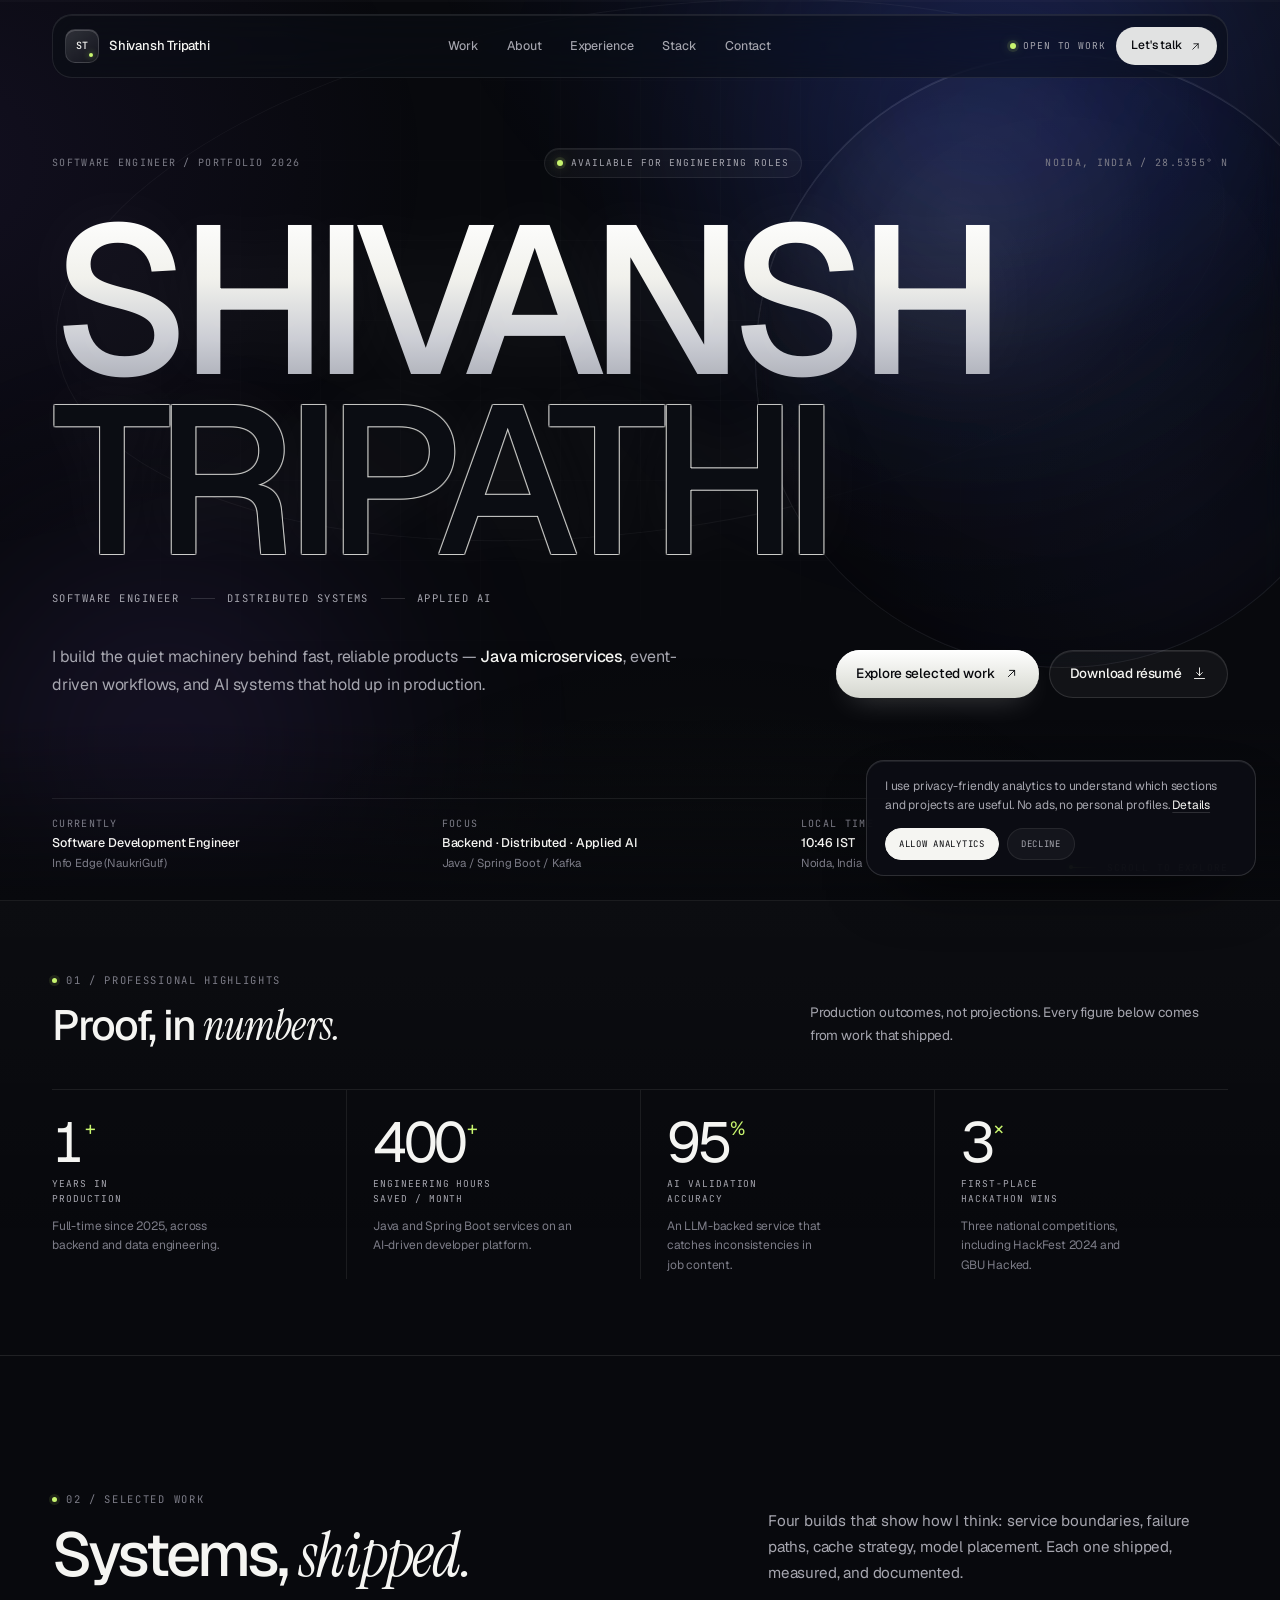
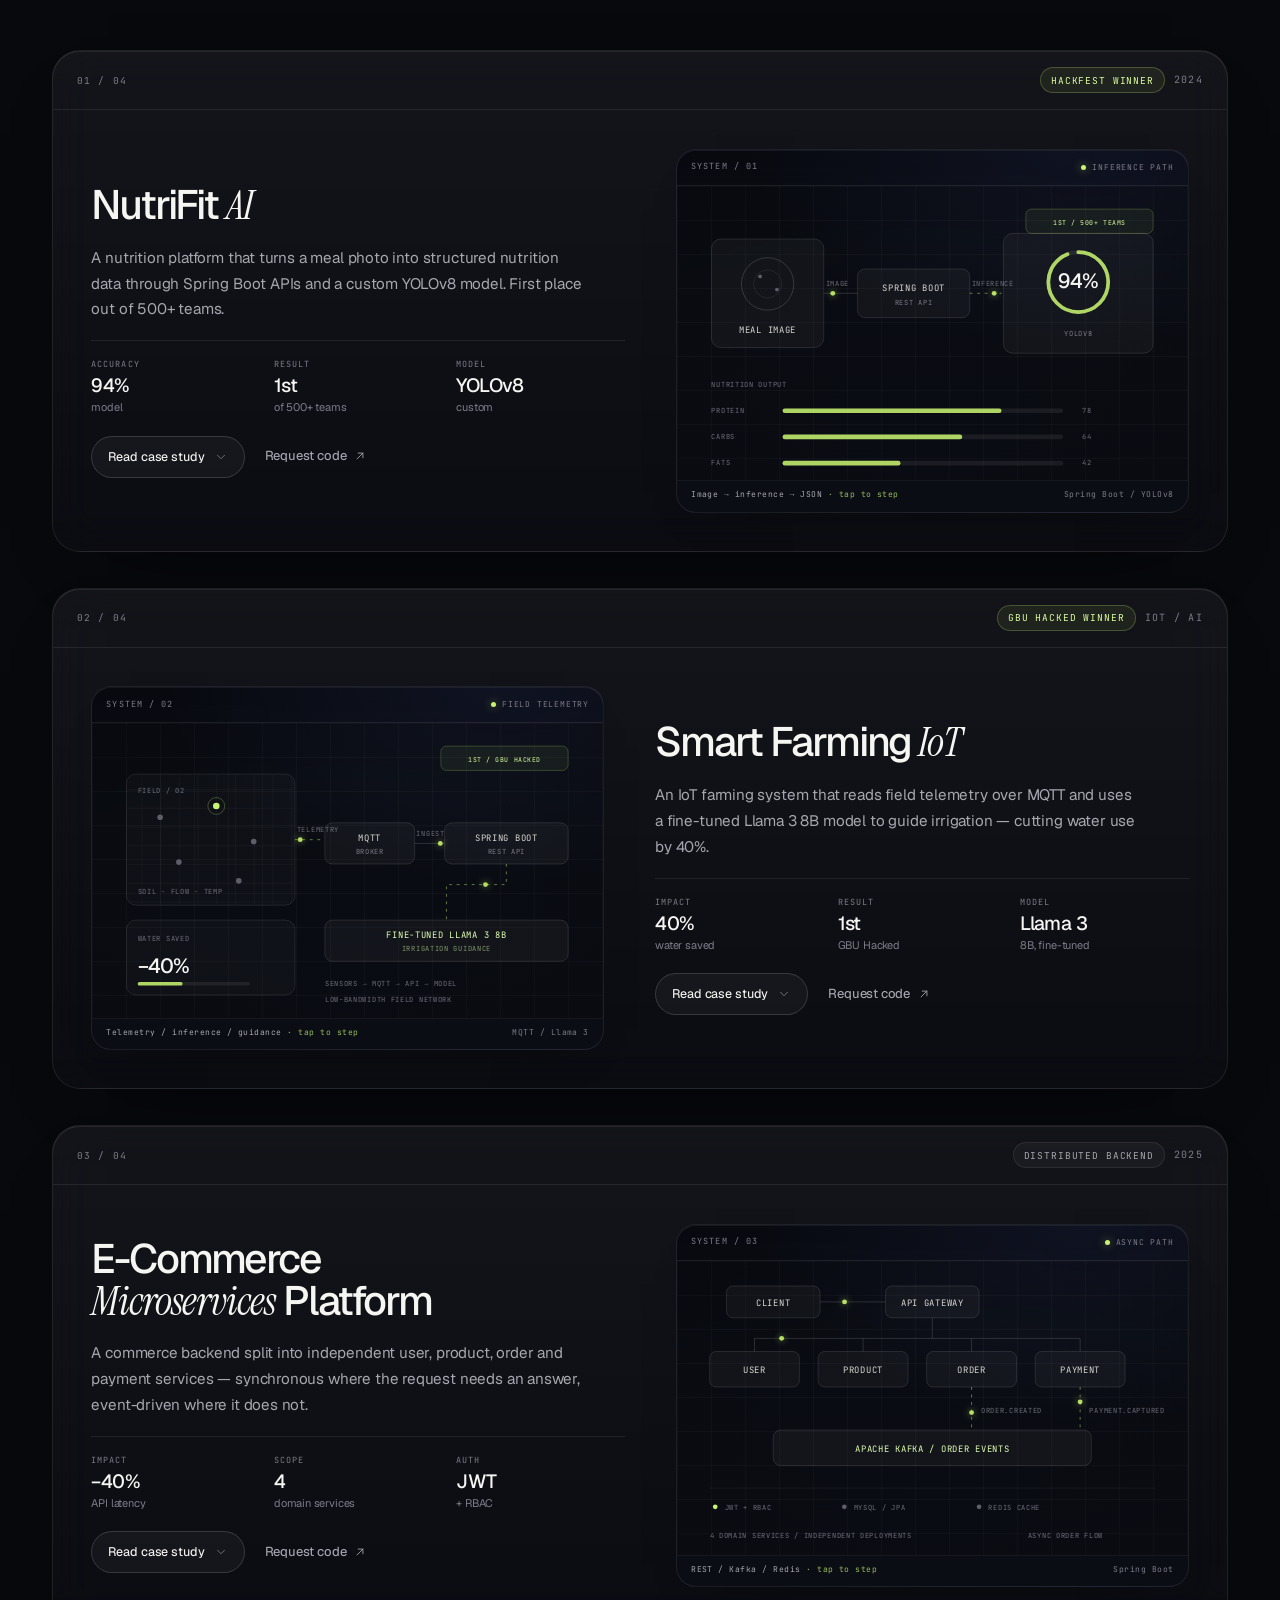
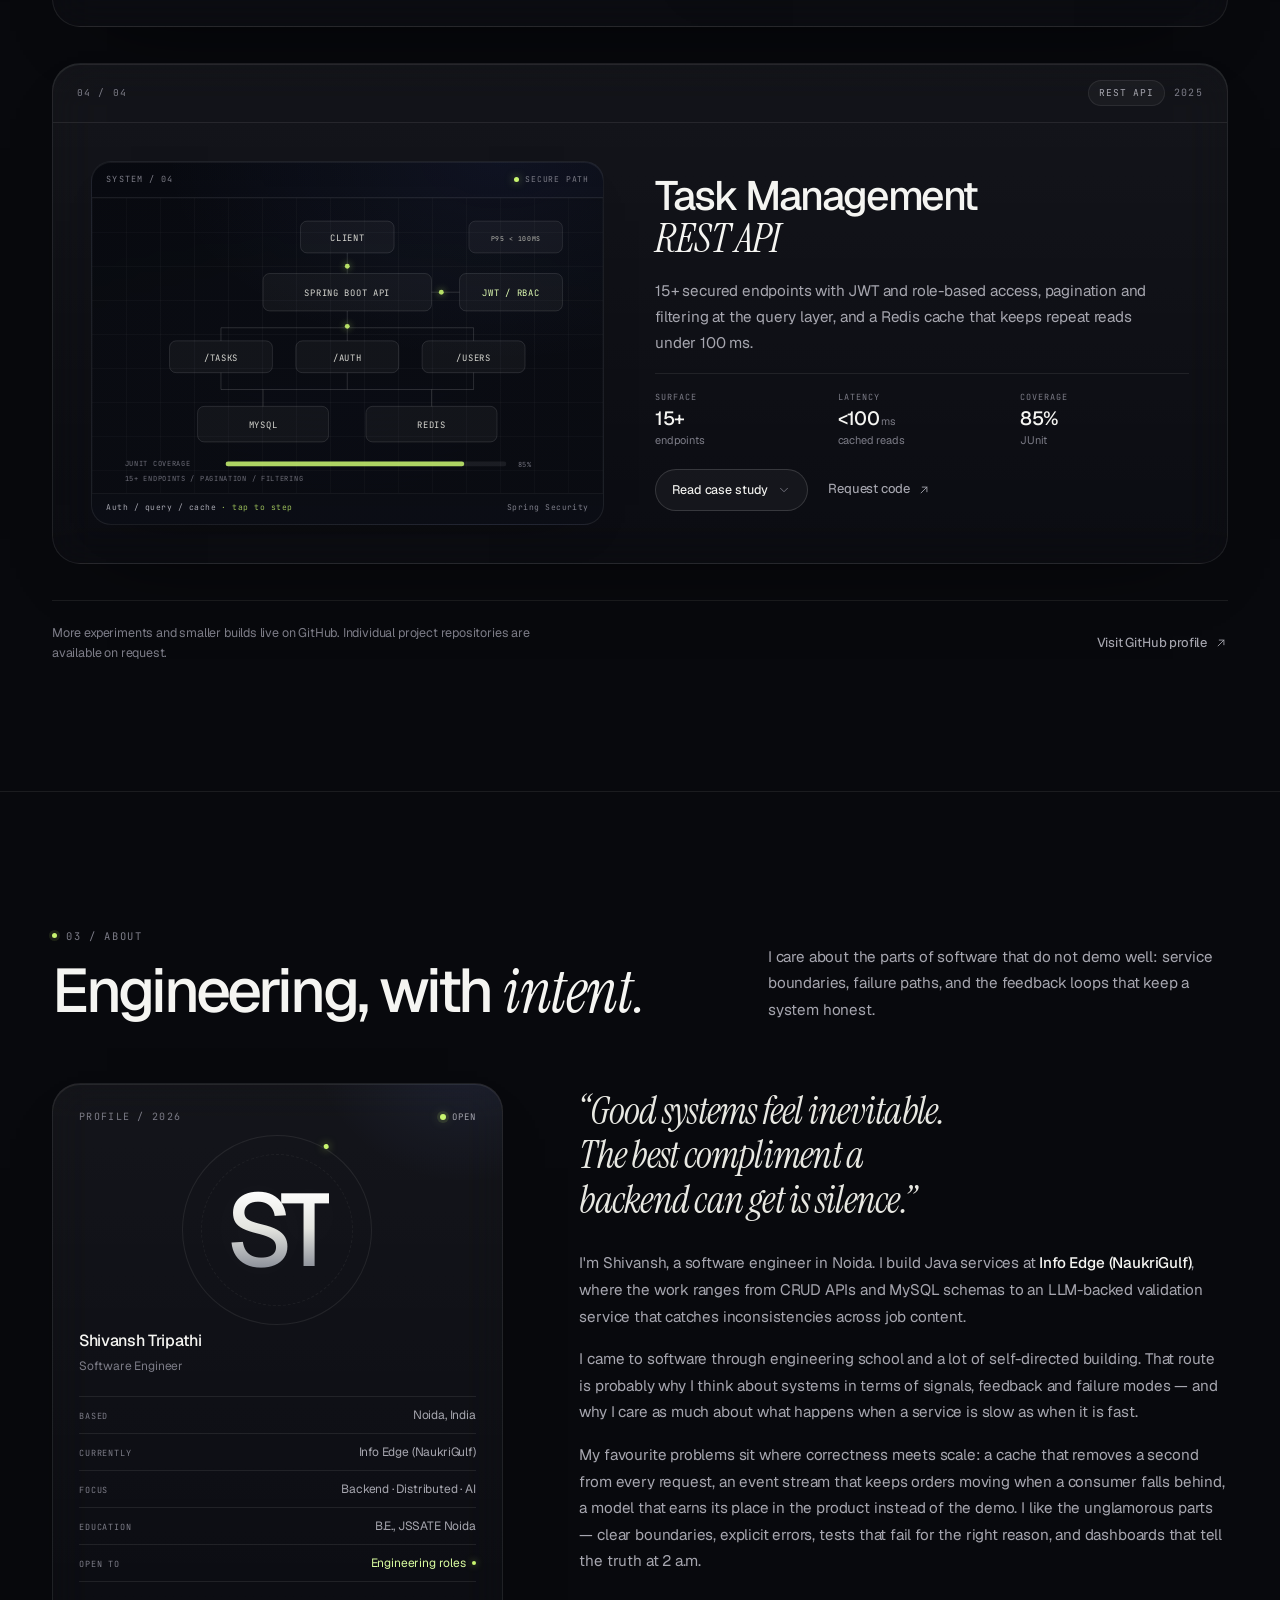
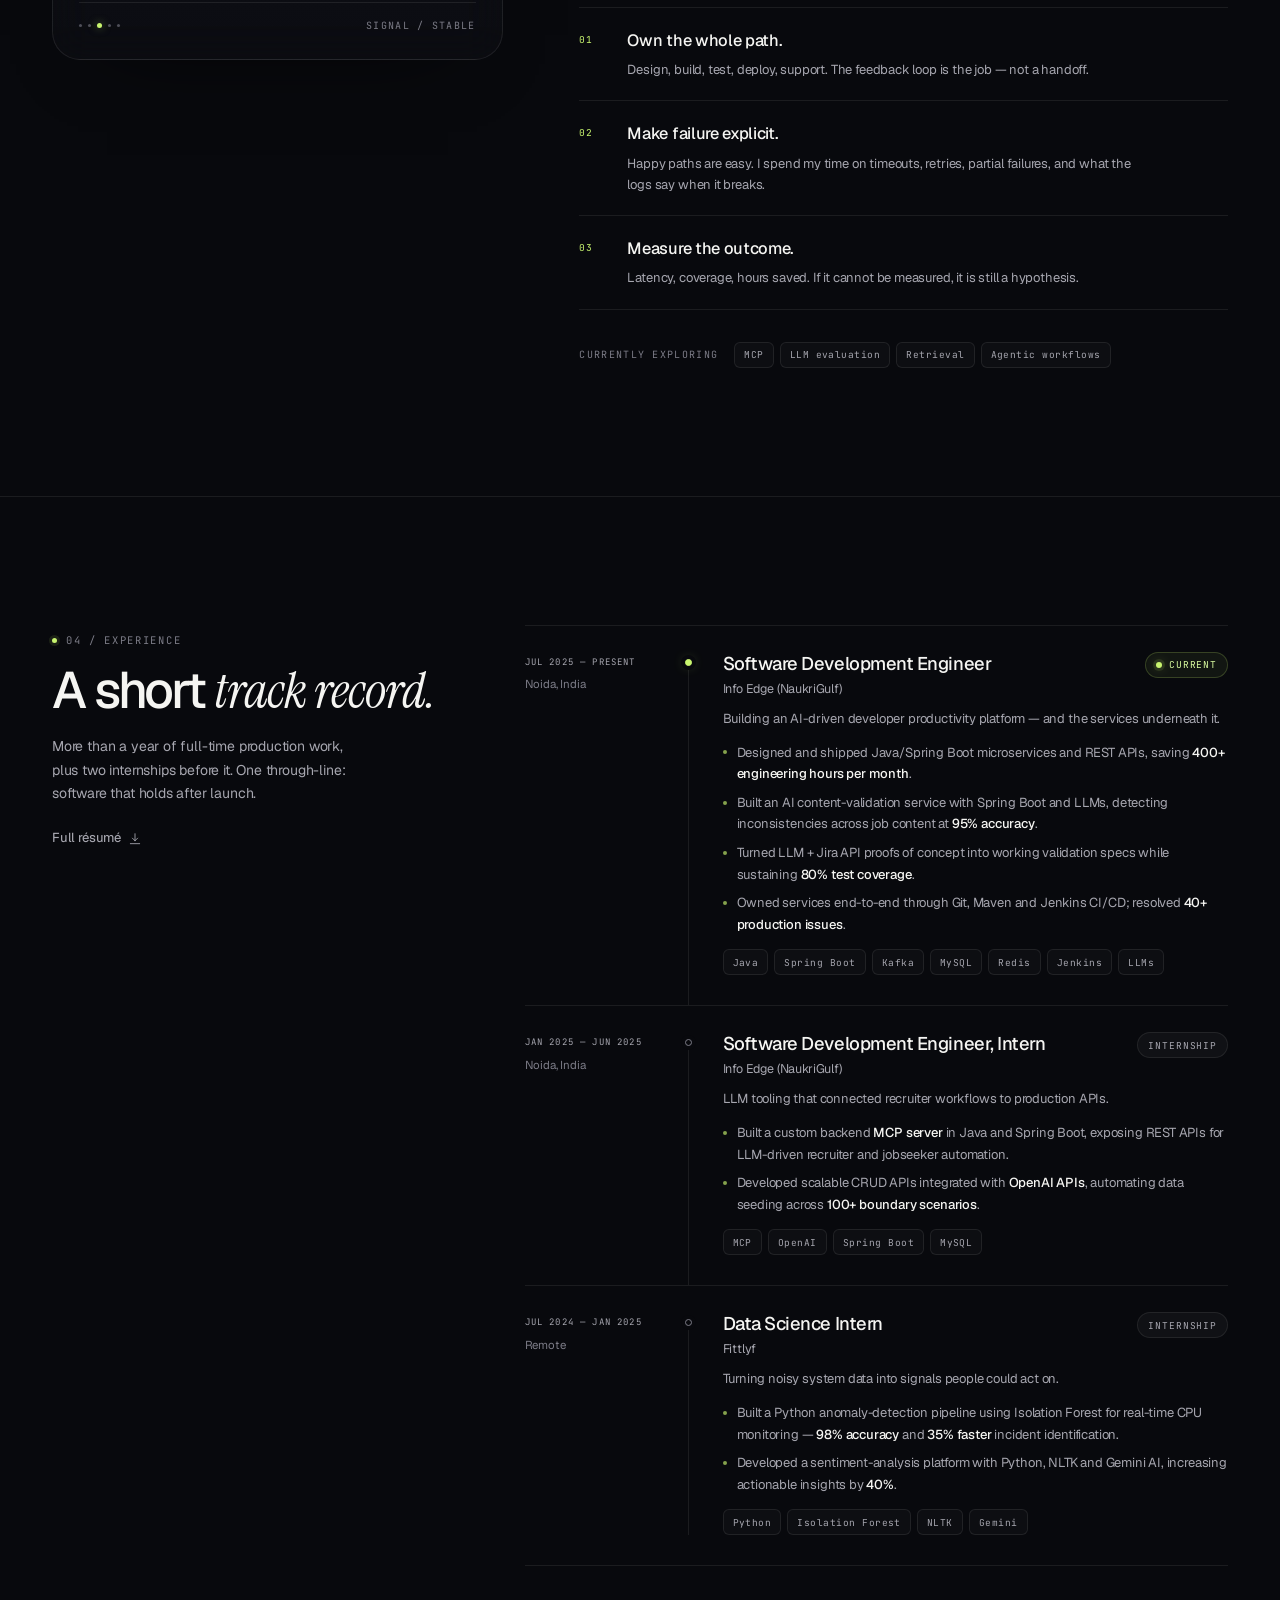
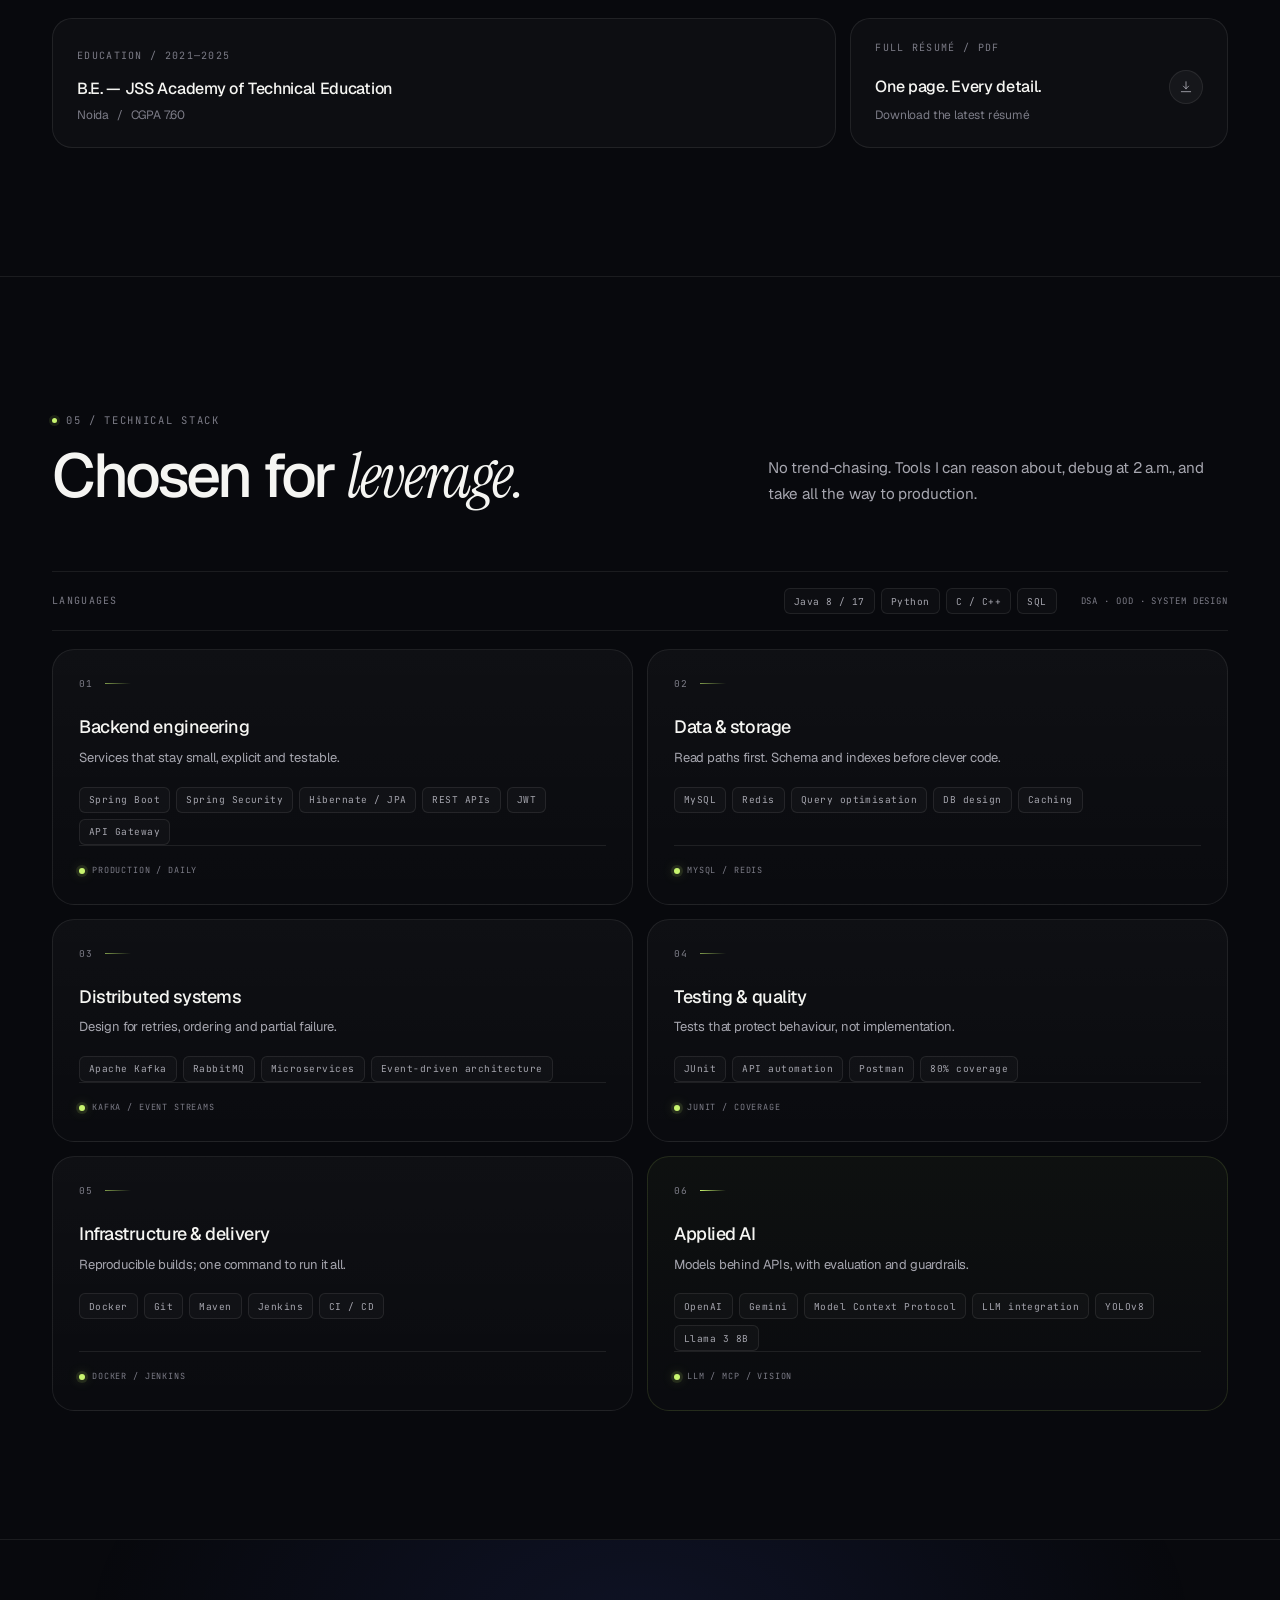
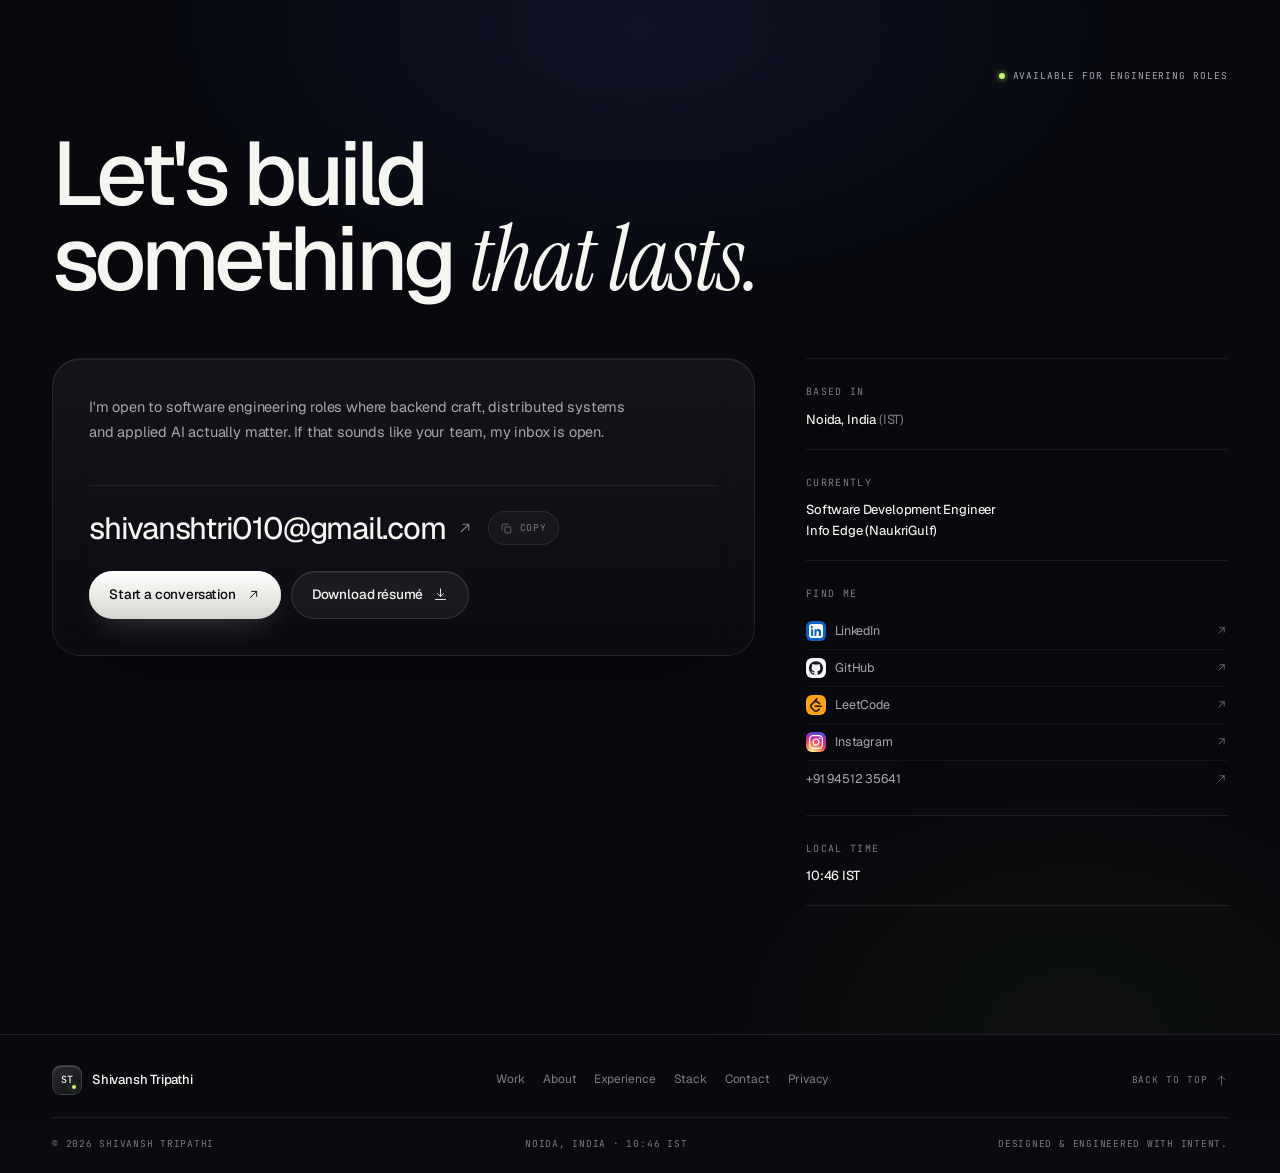
<file: index.html>
<!doctype html>
<html lang="en" class="no-js">
<head>
  <meta charset="utf-8" />
  <meta name="viewport" content="width=device-width, initial-scale=1" />
  <title>Shivansh Tripathi — Software Engineer, Distributed Systems &amp; Applied AI</title>
  <meta name="description" content="Shivansh Tripathi is a software engineer in Noida, India. He builds production Java microservices, event-driven systems with Kafka, and AI-powered products at Info Edge (NaukriGulf)." />
  <meta name="author" content="Shivansh Tripathi" />
  <meta name="theme-color" content="#08090d" />
  <meta name="color-scheme" content="dark" />
  <meta property="og:type" content="website" />
  <meta property="og:title" content="Shivansh Tripathi — Software Engineer" />
  <meta property="og:description" content="Distributed systems, event-driven backends and applied AI. Built with precision." />
  <meta property="og:site_name" content="Shivansh Tripathi" />
  <meta property="og:locale" content="en_IN" />
  <!-- Update these two URLs when the custom domain is live. See DEPLOYMENT.md. -->
  <meta property="og:url" content="https://shivanshtri010.github.io/" />
  <meta property="og:image" content="https://shivanshtri010.github.io/assets/media/og.png" />
  <meta property="og:image:width" content="1200" />
  <meta property="og:image:height" content="630" />
  <meta property="og:image:type" content="image/png" />
  <meta property="og:image:alt" content="Shivansh Tripathi — Software Engineer, Distributed Systems and Applied AI" />
  <meta name="twitter:card" content="summary_large_image" />
  <meta name="twitter:title" content="Shivansh Tripathi — Software Engineer" />
  <meta name="twitter:description" content="Distributed systems, event-driven backends and applied AI. Built with precision." />
  <meta name="twitter:image" content="https://shivanshtri010.github.io/assets/media/og.png" />
  <meta name="twitter:image:alt" content="Shivansh Tripathi — Software Engineer" />
  <meta name="robots" content="index, follow" />
  <link rel="canonical" href="https://shivanshtri010.github.io/" />

  <link rel="icon" href="favicon.svg" type="image/svg+xml" />
  <link rel="apple-touch-icon" href="apple-touch-icon.png" />
  <link rel="preload" href="assets/fonts/geist-normal-100-900.woff2" as="font" type="font/woff2" crossorigin />
  <link rel="preload" href="assets/fonts/jetbrains-mono-normal-400.woff2" as="font" type="font/woff2" crossorigin />
  <link rel="stylesheet" href="assets/css/fonts.css" />
  <link rel="stylesheet" href="assets/css/main.css" />
  <link rel="stylesheet" href="assets/css/sections.css" />
  <link rel="stylesheet" href="assets/css/responsive.css" />

  <script>document.documentElement.classList.remove('no-js');document.documentElement.classList.add('js');</script>
  <script type="application/ld+json">
  {
    "@context": "https://schema.org",
    "@type": "Person",
    "name": "Shivansh Tripathi",
    "jobTitle": "Software Engineer",
    "email": "mailto:shivanshtri010@gmail.com",
    "telephone": "+91-9451235641",
    "address": { "@type": "PostalAddress", "addressLocality": "Noida", "addressCountry": "IN" },
    "url": "https://shivanshtri010.github.io/",
    "sameAs": [
      "https://linkedin.com/in/shivanshtri010",
      "https://github.com/shivanshtri010",
      "https://leetcode.com/u/shivanshtri010",
      "https://www.instagram.com/shivanshtripathi010/"
    ],
    "worksFor": { "@type": "Organization", "name": "Info Edge (NaukriGulf)" },
    "alumniOf": { "@type": "CollegeOrUniversity", "name": "JSS Academy of Technical Education, Noida" },
    "knowsAbout": ["Java", "Spring Boot", "Apache Kafka", "Microservices", "Distributed Systems", "Redis", "MySQL", "LLM Integration", "Model Context Protocol"]
  }
  </script>
</head>
<body>
  <a class="skip-link" href="#main">Skip to content</a>

  <div class="page-grain" aria-hidden="true"></div>
  <div class="scroll-progress" aria-hidden="true"><span id="scroll-progress-bar"></span></div>

  <svg class="svg-defs" aria-hidden="true">
    <defs>
      <symbol id="i-arrow" viewBox="0 0 24 24"><path d="M7 17 17 7M9 7h8v8" fill="none" stroke="currentColor" stroke-width="1.5" stroke-linecap="round" stroke-linejoin="round"/></symbol>
      <symbol id="i-arrow-down" viewBox="0 0 24 24"><path d="M12 4v16m0 0 6-6m-6 6-6-6" fill="none" stroke="currentColor" stroke-width="1.5" stroke-linecap="round" stroke-linejoin="round"/></symbol>
      <symbol id="i-arrow-up" viewBox="0 0 24 24"><path d="M12 20V4m0 0 6 6m-6-6-6 6" fill="none" stroke="currentColor" stroke-width="1.5" stroke-linecap="round" stroke-linejoin="round"/></symbol>
      <symbol id="i-download" viewBox="0 0 24 24"><path d="M12 3v12m0 0 4.5-4.5M12 15l-4.5-4.5M4 20h16" fill="none" stroke="currentColor" stroke-width="1.5" stroke-linecap="round" stroke-linejoin="round"/></symbol>
      <symbol id="i-copy" viewBox="0 0 24 24"><rect x="9" y="9" width="11" height="11" rx="2" fill="none" stroke="currentColor" stroke-width="1.4"/><path d="M15 5.5A1.5 1.5 0 0 0 13.5 4h-8A1.5 1.5 0 0 0 4 5.5v8A1.5 1.5 0 0 0 5.5 15" fill="none" stroke="currentColor" stroke-width="1.4"/></symbol>
      <symbol id="i-check" viewBox="0 0 24 24"><path d="m5 12.5 4.5 4.5L19 7" fill="none" stroke="currentColor" stroke-width="1.7" stroke-linecap="round" stroke-linejoin="round"/></symbol>
      <symbol id="i-chevron" viewBox="0 0 24 24"><path d="m6 9 6 6 6-6" fill="none" stroke="currentColor" stroke-width="1.5" stroke-linecap="round" stroke-linejoin="round"/></symbol>
      <symbol id="i-github" viewBox="0 0 24 24"><path fill="currentColor" d="M12 .297c-6.63 0-12 5.373-12 12 0 5.303 3.438 9.8 8.205 11.385.6.113.82-.258.82-.577 0-.285-.01-1.04-.015-2.04-3.338.724-4.042-1.61-4.042-1.61C4.422 18.07 3.633 17.7 3.633 17.7c-1.087-.744.084-.729.084-.729 1.205.084 1.838 1.236 1.838 1.236 1.07 1.835 2.809 1.305 3.495.998.108-.776.417-1.305.76-1.605-2.665-.3-5.466-1.332-5.466-5.93 0-1.31.465-2.38 1.235-3.22-.135-.303-.54-1.523.105-3.176 0 0 1.005-.322 3.3 1.23.96-.267 1.98-.399 3-.405 1.02.006 2.04.138 3 .405 2.28-1.552 3.285-1.23 3.285-1.23.645 1.653.24 2.873.12 3.176.765.84 1.23 1.91 1.23 3.22 0 4.61-2.805 5.625-5.475 5.92.42.36.81 1.096.81 2.22 0 1.606-.015 2.896-.015 3.286 0 .315.21.69.825.57C20.565 22.092 24 17.592 24 12.297c0-6.627-5.373-12-12-12"/></symbol>
      <symbol id="i-linkedin" viewBox="0 0 24 24"><path fill="currentColor" d="M20.4 20.5h-3.6v-5.6c0-1.3 0-3-1.9-3s-2.1 1.4-2.1 2.9v5.7H9.4V9h3.4v1.6h.1c.5-.9 1.6-1.9 3.4-1.9 3.6 0 4.3 2.4 4.3 5.5v6.3zM5.3 7.4a2.1 2.1 0 1 1 0-4.1 2.1 2.1 0 0 1 0 4.1zm1.8 13.1H3.6V9h3.5v11.5zM22.2 0H1.8C.8 0 0 .8 0 1.7v20.6c0 1 .8 1.7 1.8 1.7h20.4c1 0 1.8-.8 1.8-1.7V1.7c0-1-.8-1.7-1.8-1.7z"/></symbol>
      <symbol id="i-instagram" viewBox="0 0 24 24"><path fill="currentColor" d="M7.0301.084c-1.2768.0602-2.1487.264-2.911.5634-.7888.3075-1.4575.72-2.1228 1.3877-.6652.6677-1.075 1.3368-1.3802 2.127-.2954.7638-.4956 1.6365-.552 2.914-.0564 1.2775-.0689 1.6882-.0626 4.947.0062 3.2586.0206 3.6671.0825 4.9473.061 1.2765.264 2.1482.5635 2.9107.308.7889.72 1.4573 1.388 2.1228.6679.6655 1.3365 1.0743 2.1285 1.38.7632.295 1.6361.4961 2.9134.552 1.2773.056 1.6884.069 4.9462.0627 3.2578-.0062 3.668-.0207 4.9478-.0814 1.28-.0607 2.147-.2652 2.9098-.5633.7889-.3086 1.4578-.72 2.1228-1.3881.665-.6682 1.0745-1.3378 1.3795-2.1284.2957-.7632.4966-1.636.552-2.9124.056-1.2809.0692-1.6898.063-4.948-.0063-3.2583-.021-3.6668-.0817-4.9465-.0607-1.2797-.264-2.1487-.5633-2.9117-.3084-.7889-.72-1.4568-1.3876-2.1228C21.2982 1.33 20.628.9208 19.8378.6165 19.074.321 18.2017.1197 16.9244.0645 15.6471.0093 15.236-.005 11.977.0014 8.718.0076 8.31.0215 7.0301.0839m.1402 21.6932c-1.17-.0509-1.8053-.2453-2.2287-.408-.5606-.216-.96-.4771-1.3819-.895-.422-.4178-.6811-.8186-.9-1.378-.1644-.4234-.3624-1.058-.4171-2.228-.0595-1.2645-.072-1.6442-.079-4.848-.007-3.2037.0053-3.583.0607-4.848.05-1.169.2456-1.805.408-2.2282.216-.5613.4762-.96.895-1.3816.4188-.4217.8184-.6814 1.3783-.9003.423-.1651 1.0575-.3614 2.227-.4171 1.2655-.06 1.6447-.072 4.848-.079 3.2033-.007 3.5835.005 4.8495.0608 1.169.0508 1.8053.2445 2.228.408.5608.216.96.4754 1.3816.895.4217.4194.6816.8176.9005 1.3787.1653.4217.3617 1.056.4169 2.2263.0602 1.2655.0739 1.645.0796 4.848.0058 3.203-.0055 3.5834-.061 4.848-.051 1.17-.245 1.8055-.408 2.2294-.216.5604-.4763.96-.8954 1.3814-.419.4215-.8181.6811-1.3783.9-.4224.1649-1.0577.3617-2.2262.4174-1.2656.0595-1.6448.072-4.8493.079-3.2045.007-3.5825-.006-4.848-.0608M16.953 5.5864A1.44 1.44 0 1 0 18.39 4.144a1.44 1.44 0 0 0-1.437 1.4424M5.8385 12.012c.0067 3.4032 2.7706 6.1557 6.173 6.1493 3.4026-.0065 6.157-2.7701 6.1506-6.1733-.0065-3.4032-2.771-6.1565-6.174-6.1498-3.403.0067-6.156 2.771-6.1496 6.1738M8 12.0077a4 4 0 1 1 4.008 3.9921A3.9996 3.9996 0 0 1 8 12.0077"/></symbol>
      <symbol id="i-leetcode" viewBox="0 0 24 24"><path fill="currentColor" d="M13.483 0a1.374 1.374 0 0 0-.961.438L7.116 6.226l-3.854 4.126a5.266 5.266 0 0 0-1.209 2.104 5.35 5.35 0 0 0-.125.513 5.527 5.527 0 0 0 .062 2.362 5.83 5.83 0 0 0 .349 1.017 5.938 5.938 0 0 0 1.271 1.818l4.277 4.193.039.038c2.248 2.165 5.852 2.133 8.063-.074l2.396-2.392c.54-.54.54-1.414.003-1.955a1.378 1.378 0 0 0-1.951-.003l-2.396 2.392a3.021 3.021 0 0 1-4.205.038l-.02-.019-4.276-4.193c-.652-.64-.972-1.469-.948-2.263a2.68 2.68 0 0 1 .066-.523 2.545 2.545 0 0 1 .619-1.164L9.13 8.114c1.058-1.134 3.204-1.27 4.43-.278l3.501 2.831c.593.48 1.461.387 1.94-.207a1.384 1.384 0 0 0-.207-1.943l-3.5-2.831c-.8-.647-1.766-1.045-2.774-1.202l2.015-2.158A1.384 1.384 0 0 0 13.483 0zm-2.866 12.815a1.38 1.38 0 0 0-1.38 1.382 1.38 1.38 0 0 0 1.38 1.382H20.79a1.38 1.38 0 0 0 1.38-1.382 1.38 1.38 0 0 0-1.38-1.382z"/></symbol>
    </defs>
  </svg>

  <header class="nav" id="nav">
    <div class="nav__shell">
      <a class="brand" href="#top" aria-label="ST Shivansh Tripathi — home">
        <span class="brand__mark" aria-hidden="true">ST</span>
        <span class="brand__name">Shivansh Tripathi</span>
      </a>

      <nav class="nav__links" aria-label="Primary">
        <a class="nav__link" href="#work" data-nav>Work</a>
        <a class="nav__link" href="#about" data-nav>About</a>
        <a class="nav__link" href="#experience" data-nav>Experience</a>
        <a class="nav__link" href="#stack" data-nav>Stack</a>
        <a class="nav__link" href="#contact" data-nav>Contact</a>
      </nav>

      <div class="nav__actions">
        <span class="nav__status"><span class="status-dot"></span>Open to work</span>
        <a class="nav__cta" href="#contact">Let's talk <svg class="icon" aria-hidden="true"><use href="#i-arrow"/></svg></a>
        <button class="nav__toggle" id="menu-toggle" aria-expanded="false" aria-controls="mobile-menu" aria-label="Open menu">
          <span></span><span></span>
        </button>
      </div>
    </div>
  </header>

  <noscript>
    <nav class="nojs-nav" aria-label="Sections">
      <div class="nojs-nav__inner">
        <a href="#work">Work</a>
        <a href="#about">About</a>
        <a href="#experience">Experience</a>
        <a href="#stack">Stack</a>
        <a href="#contact">Contact</a>
      </div>
    </nav>
  </noscript>

  <div class="mobile-menu" id="mobile-menu" role="dialog" aria-modal="true" aria-label="Site menu" aria-hidden="true">
    <div class="mobile-menu__head">
      <span class="mono-label">Navigation / 2026</span>
      <button class="mobile-menu__close" id="menu-close" aria-label="Close menu">Close <span aria-hidden="true"></span></button>
    </div>
    <nav class="mobile-menu__links" aria-label="Mobile primary">
      <a href="#work"><span>02</span>Work<svg class="icon" aria-hidden="true"><use href="#i-arrow"/></svg></a>
      <a href="#about"><span>03</span>About<svg class="icon" aria-hidden="true"><use href="#i-arrow"/></svg></a>
      <a href="#experience"><span>04</span>Experience<svg class="icon" aria-hidden="true"><use href="#i-arrow"/></svg></a>
      <a href="#stack"><span>05</span>Stack<svg class="icon" aria-hidden="true"><use href="#i-arrow"/></svg></a>
      <a href="#contact"><span>06</span>Contact<svg class="icon" aria-hidden="true"><use href="#i-arrow"/></svg></a>
    </nav>
    <div class="mobile-menu__foot">
      <a class="mobile-menu__email ph-mask" href="mailto:shivanshtri010@gmail.com">shivanshtri010@gmail.com</a>
      <div class="mobile-menu__socials">
        <a href="https://linkedin.com/in/shivanshtri010" target="_blank" rel="noopener"><svg class="icon icon--brand icon--linkedin" aria-hidden="true"><use href="#i-linkedin"/></svg>LinkedIn</a>
        <a href="https://github.com/shivanshtri010" target="_blank" rel="noopener"><svg class="icon icon--brand icon--github" aria-hidden="true"><use href="#i-github"/></svg>GitHub</a>
        <a href="https://leetcode.com/u/shivanshtri010" target="_blank" rel="noopener"><svg class="icon icon--brand icon--leetcode" aria-hidden="true"><use href="#i-leetcode"/></svg>LeetCode</a>
        <a href="https://www.instagram.com/shivanshtripathi010/" target="_blank" rel="noopener"><svg class="icon icon--brand icon--instagram" aria-hidden="true"><use href="#i-instagram"/></svg>Instagram</a>
      </div>
    </div>
  </div>

  <main id="main">
    <section class="hero" id="top" aria-label="Introduction">
      <div class="hero__ambient" aria-hidden="true">
        <div class="hero__glow hero__glow--blue"></div>
        <div class="hero__glow hero__glow--violet"></div>
        <div class="hero__grid"></div>
        <div class="hero__ring"></div>
        <div class="hero__lens"></div>
      </div>

      <div class="container hero__inner">
        <div class="hero__eyebrow" data-hero>
          <span class="mono-label">Software engineer / Portfolio 2026</span>
          <span class="hero__availability"><span class="status-dot"></span>Available for engineering roles</span>
          <span class="mono-label hero__location">Noida, India / 28.5355° N</span>
        </div>

        <h1 class="hero__title" aria-label="Shivansh Tripathi">
          <span class="hero__line" aria-hidden="true" data-hero>SHIVANSH</span>
          <span class="hero__line hero__line--outline" aria-hidden="true" data-hero>TRIPATHI</span>
        </h1>

        <div class="hero__role" data-hero>
          <span>Software Engineer</span>
          <i class="hero__sep" aria-hidden="true"></i>
          <span>Distributed Systems</span>
          <i class="hero__sep" aria-hidden="true"></i>
          <span>Applied AI</span>
        </div>

        <div class="hero__body">
          <p class="hero__lede" data-hero>I build the quiet machinery behind fast, reliable products — <strong>Java microservices</strong>, event-driven workflows, and AI systems that hold up in production.</p>
          <div class="hero__actions" data-hero>
            <a class="btn btn--primary" href="#work">
              <span>Explore selected work</span>
              <svg class="icon" aria-hidden="true"><use href="#i-arrow"/></svg>
            </a>
            <a class="btn btn--glass" href="assets/media/Shivansh_Tripathi_Resume.pdf" download>
              <span>Download résumé</span>
              <svg class="icon" aria-hidden="true"><use href="#i-download"/></svg>
            </a>
          </div>
        </div>

        <div class="hero__specs" data-hero>
          <div class="spec">
            <span class="mono-label">Currently</span>
            <strong>Software Development Engineer</strong>
            <span>Info Edge (NaukriGulf)</span>
          </div>
          <div class="spec">
            <span class="mono-label">Focus</span>
            <strong>Backend · Distributed · Applied AI</strong>
            <span>Java / Spring Boot / Kafka</span>
          </div>
          <div class="spec spec--time">
            <span class="mono-label">Local time</span>
            <strong><span id="local-time">--:--</span> IST</strong>
            <span>Noida, India</span>
          </div>
          <a class="scroll-cue" href="#highlights">
            <span class="scroll-cue__line" aria-hidden="true"></span>
            <span>Scroll to explore</span>
          </a>
        </div>
      </div>
    </section>

    <section class="section highlights" id="highlights" aria-labelledby="highlights-title">
      <div class="container">
        <div class="highlights__head" data-reveal>
          <div>
            <span class="label"><span class="label__dot" aria-hidden="true"></span>01 / Professional highlights</span>
            <h2 id="highlights-title">Proof, in <em>numbers.</em></h2>
          </div>
          <p>Production outcomes, not projections. Every figure below comes from work that shipped.</p>
        </div>

        <div class="stats">
          <div class="stat" data-reveal>
            <span class="stat__value"><span data-count="1">1</span><sup>+</sup></span>
            <span class="stat__label">Years in production</span>
            <span class="stat__note">Full-time since 2025, across backend and data engineering.</span>
          </div>
          <div class="stat" data-reveal>
            <span class="stat__value"><span data-count="400">400</span><sup>+</sup></span>
            <span class="stat__label">Engineering hours saved / month</span>
            <span class="stat__note">Java and Spring Boot services on an AI-driven developer platform.</span>
          </div>
          <div class="stat" data-reveal>
            <span class="stat__value"><span data-count="95">95</span><sup>%</sup></span>
            <span class="stat__label">AI validation accuracy</span>
            <span class="stat__note">An LLM-backed service that catches inconsistencies in job content.</span>
          </div>
          <div class="stat" data-reveal>
            <span class="stat__value"><span data-count="3">3</span><sup>×</sup></span>
            <span class="stat__label">First-place hackathon wins</span>
            <span class="stat__note">Three national competitions, including HackFest 2024 and GBU Hacked.</span>
          </div>
        </div>
      </div>
    </section>

    <section class="section work" id="work" aria-labelledby="work-title">
      <div class="container">
        <div class="section-head">
          <div>
            <span class="label" data-reveal><span class="label__dot" aria-hidden="true"></span>02 / Selected work</span>
            <h2 id="work-title" data-reveal>Systems, <em>shipped.</em></h2>
          </div>
          <p data-reveal>Four builds that show how I think: service boundaries, failure paths, cache strategy, model placement. Each one shipped, measured, and documented.</p>
        </div>

<article class="project" data-reveal data-glow>
          <div class="project__top">
            <span class="project__index">01 / 04</span>
            <div class="project__badges">
              <span class="pill pill--accent">HackFest winner</span>
              <span class="mono-label">2024</span>
            </div>
          </div>

          <div class="project__main">
            <div class="project__content">
              <h3 class="project__title">NutriFit <em>AI</em></h3>
              <p class="project__summary">A nutrition platform that turns a meal photo into structured nutrition data through Spring Boot APIs and a custom YOLOv8 model. First place out of 500+ teams.</p>
              <div class="project__metrics">
                <div><span>Accuracy</span><strong>94%</strong><em>model</em></div>
                <div><span>Result</span><strong>1st</strong><em>of 500+ teams</em></div>
                <div><span>Model</span><strong>YOLOv8</strong><em>custom</em></div>
              </div>
              <div class="project__actions">
                <button class="case-toggle" type="button" aria-expanded="false" aria-controls="case-nutrifit">
                  <span class="case-toggle__label">Read case study</span>
                  <svg class="icon" aria-hidden="true"><use href="#i-chevron"/></svg>
                </button>
                <a class="text-link" href="mailto:shivanshtri010@gmail.com?subject=Code%20request%3A%20NutriFit%20AI">Request code <svg class="icon" aria-hidden="true"><use href="#i-arrow"/></svg></a>
              </div>
            </div>

            <div class="project__visual">
              <div class="diagram" data-stepper role="button" tabindex="0" aria-label="Interactive system diagram. Activate to step through the flow.">
                <div class="diagram__bar">
                  <span class="mono-label">System / 01</span>
                  <span class="diagram__legend"><i></i>inference path</span>
                </div>
                <div class="diagram__canvas">
                  <svg viewBox="0 0 520 300" role="presentation" focusable="false" aria-hidden="true">
                    <g class="d-node d-node--input" data-step="1" data-step-label="Meal image captured">
                      <rect x="24" y="46" width="120" height="116" rx="10" />
                      <circle class="d-plate" cx="84" cy="94" r="28" />
                      <circle class="d-plate d-plate--inner" cx="84" cy="94" r="15" />
                      <circle class="d-dot d-dot--muted" cx="76" cy="86" r="2" />
                      <circle class="d-dot d-dot--muted" cx="94" cy="100" r="2" />
                      <text x="84" y="146" text-anchor="middle">MEAL IMAGE</text>
                    </g>
                    <path class="d-line" d="M144 104h36" />
                    <text class="d-label" x="146" y="96">IMAGE</text>
                    <g class="d-node" data-step="2" data-step-label="Uploaded to the Spring Boot API"><rect x="180" y="78" width="120" height="52" rx="8" /><text x="240" y="101" text-anchor="middle">SPRING BOOT</text><text class="d-sub" x="240" y="116" text-anchor="middle">REST API</text></g>
                    <path class="d-line d-line--accent" d="M300 104h34" />
                    <text class="d-label" x="302" y="96">INFERENCE</text>
                    <g class="d-node d-node--model" data-step="3" data-step-label="YOLOv8 inference at 94% accuracy">
                      <rect x="336" y="40" width="160" height="128" rx="10" />
                      <circle class="d-ring-track" cx="416" cy="92" r="32" />
                      <circle class="d-ring-fill" cx="416" cy="92" r="32" />
                      <text class="d-value" x="416" y="98" text-anchor="middle">94%</text>
                      <text class="d-sub" x="416" y="150" text-anchor="middle">YOLOV8</text>
                    </g>
                    <g class="d-badge d-badge--accent"><rect x="360" y="14" width="136" height="26" rx="6" /><text x="428" y="31" text-anchor="middle">1ST / 500+ TEAMS</text></g>
                    <g data-step="4" data-step-label="Structured nutrition returned as JSON">
                      <text class="d-label" x="24" y="204">NUTRITION OUTPUT</text>
                      <text class="d-label" x="24" y="232">PROTEIN</text>
                      <rect class="d-track" x="100" y="227" width="300" height="5" rx="2.5" />
                      <rect class="d-fill" x="100" y="227" width="234" height="5" rx="2.5" />
                      <text class="d-label" x="420" y="232">78</text>
                      <text class="d-label" x="24" y="260">CARBS</text>
                      <rect class="d-track" x="100" y="255" width="300" height="5" rx="2.5" />
                      <rect class="d-fill d-fill--dim" x="100" y="255" width="192" height="5" rx="2.5" />
                      <text class="d-label" x="420" y="260">64</text>
                      <text class="d-label" x="24" y="288">FATS</text>
                      <rect class="d-track" x="100" y="283" width="300" height="5" rx="2.5" />
                      <rect class="d-fill d-fill--dim" x="100" y="283" width="126" height="5" rx="2.5" />
                      <text class="d-label" x="420" y="288">42</text>
                    </g>
                    <circle class="d-packet" r="2.6"><animateMotion dur="2.6s" repeatCount="indefinite" path="M144 104h36" /></circle>
                    <circle class="d-packet" r="2.6"><animateMotion dur="2.6s" begin="1.3s" repeatCount="indefinite" path="M300 104h34" /></circle>
                  </svg>
                </div>
                <div class="diagram__caption"><span class="diagram__step">Image → inference → JSON</span><span>Spring Boot / YOLOv8</span></div>
              </div>
            </div>
          </div>

          <div class="case" id="case-nutrifit">
            <div class="case__clip">
              <div class="case__inner">
                <div class="case__grid">
                  <div class="case__block">
                    <span class="mono-label">The problem</span>
                    <p>Manual nutrition logging is friction. The product needed to turn a meal photo into structured data without a human in the loop.</p>
                  </div>
                  <div class="case__block">
                    <span class="mono-label">The approach</span>
                    <p>A Spring Boot API accepts an image, calls a custom YOLOv8 model, maps detections to nutrition data, and returns a structured response the client can render.</p>
                  </div>
                  <div class="case__block">
                    <span class="mono-label">Architecture</span>
                    <ul>
                      <li>Spring Boot REST endpoints for image upload and nutrition lookup.</li>
                      <li>Custom YOLOv8 model served behind the API, not by the client.</li>
                      <li>Detection-to-nutrition mapping in the backend.</li>
                      <li>JSON responses shaped for the product, not raw model output.</li>
                    </ul>
                  </div>
                  <div class="case__block">
                    <span class="mono-label">Key decisions</span>
                    <ul>
                      <li>Keep inference behind the API, so model changes never break the client.</li>
                      <li>Return structured nutrition, not detections, so the UI can focus on portions and macros.</li>
                      <li>Optimise for predictable latency in a live demo over maximum model size.</li>
                    </ul>
                  </div>
                </div>
                <div class="case__foot">
                  <div class="chips"><span>Spring Boot</span><span>YOLOv8</span><span>Python</span><span>REST</span><span>HackFest 2024</span></div>
                  <a class="text-link" href="mailto:shivanshtri010@gmail.com?subject=Code%20request%3A%20NutriFit%20AI">Request code <svg class="icon" aria-hidden="true"><use href="#i-arrow"/></svg></a>
                </div>
              </div>
            </div>
          </div>
        </article>

<article class="project project--reverse" data-reveal data-glow>
          <div class="project__top">
            <span class="project__index">02 / 04</span>
            <div class="project__badges">
              <span class="pill pill--accent">GBU Hacked winner</span>
              <span class="mono-label">IoT / AI</span>
            </div>
          </div>

          <div class="project__main">
            <div class="project__content">
              <h3 class="project__title">Smart Farming <em>IoT</em></h3>
              <p class="project__summary">An IoT farming system that reads field telemetry over MQTT and uses a fine-tuned Llama 3 8B model to guide irrigation — cutting water use by 40%.</p>
              <div class="project__metrics">
                <div><span>Impact</span><strong>40%</strong><em>water saved</em></div>
                <div><span>Result</span><strong>1st</strong><em>GBU Hacked</em></div>
                <div><span>Model</span><strong>Llama 3</strong><em>8B, fine-tuned</em></div>
              </div>
              <div class="project__actions">
                <button class="case-toggle" type="button" aria-expanded="false" aria-controls="case-farming">
                  <span class="case-toggle__label">Read case study</span>
                  <svg class="icon" aria-hidden="true"><use href="#i-chevron"/></svg>
                </button>
                <a class="text-link" href="mailto:shivanshtri010@gmail.com?subject=Code%20request%3A%20Smart%20Farming%20IoT">Request code <svg class="icon" aria-hidden="true"><use href="#i-arrow"/></svg></a>
              </div>
            </div>

            <div class="project__visual">
              <div class="diagram" data-stepper role="button" tabindex="0" aria-label="Interactive system diagram. Activate to step through the flow.">
                <div class="diagram__bar">
                  <span class="mono-label">System / 02</span>
                  <span class="diagram__legend"><i></i>field telemetry</span>
                </div>
                <div class="diagram__canvas">
                  <svg viewBox="0 0 520 300" role="presentation" focusable="false" aria-hidden="true">
                    <defs>
                      <pattern id="fieldGrid" width="20" height="20" patternUnits="userSpaceOnUse">
                        <path d="M20 0H0v20" fill="none" stroke="rgba(255,255,255,.055)" stroke-width="1" />
                      </pattern>
                    </defs>
                    <g class="d-node d-node--field" data-step="1" data-step-label="Soil, flow and temperature sensors">
                      <rect x="24" y="44" width="180" height="140" rx="10" />
                      <rect x="25" y="45" width="178" height="138" rx="9" fill="url(#fieldGrid)" stroke="none" />
                      <text class="d-label" x="36" y="64">FIELD / 02</text>
                      <circle class="d-dot d-dot--muted" cx="60" cy="90" r="3" />
                      <circle class="d-dot" cx="120" cy="78" r="3.5" />
                      <circle class="d-sensor-ring" cx="120" cy="78" r="9" />
                      <circle class="d-dot d-dot--muted" cx="160" cy="116" r="3" />
                      <circle class="d-dot d-dot--muted" cx="80" cy="138" r="3" />
                      <circle class="d-dot d-dot--muted" cx="144" cy="158" r="3" />
                      <text class="d-label" x="36" y="172">SOIL · FLOW · TEMP</text>
                    </g>
                    <path class="d-line d-line--accent" d="M204 114h32" />
                    <text class="d-label" x="206" y="106">TELEMETRY</text>
                    <g class="d-node" data-step="2" data-step-label="Telemetry published over MQTT"><rect x="236" y="96" width="96" height="44" rx="8" /><text x="284" y="115" text-anchor="middle">MQTT</text><text class="d-sub" x="284" y="129" text-anchor="middle">BROKER</text></g>
                    <path class="d-line" d="M332 118h32" />
                    <text class="d-label" x="334" y="110">INGEST</text>
                    <g class="d-node" data-step="3" data-step-label="Spring Boot ingests and exposes telemetry"><rect x="364" y="96" width="132" height="44" rx="8" /><text x="430" y="115" text-anchor="middle">SPRING BOOT</text><text class="d-sub" x="430" y="129" text-anchor="middle">REST API</text></g>
                    <path class="d-line d-line--accent" d="M430 140v22H366v38" />
                    <g class="d-node d-node--accent" data-step="4" data-step-label="Llama 3 8B writes irrigation guidance"><rect x="236" y="200" width="260" height="44" rx="8" /><text x="366" y="219" text-anchor="middle">FINE-TUNED LLAMA 3 8B</text><text class="d-sub" x="366" y="233" text-anchor="middle">IRRIGATION GUIDANCE</text></g>
                    <g class="d-node d-node--gauge" data-step="5" data-step-label="40% less water, measured in the field">
                      <rect x="24" y="200" width="180" height="80" rx="10" />
                      <text class="d-label" x="36" y="222">WATER SAVED</text>
                      <text class="d-value" x="36" y="256">−40%</text>
                      <rect class="d-track" x="36" y="266" width="120" height="4" rx="2" />
                      <rect class="d-fill" x="36" y="266" width="48" height="4" rx="2" />
                    </g>
                    <g class="d-badge d-badge--accent"><rect x="360" y="14" width="136" height="26" rx="6" /><text x="428" y="31" text-anchor="middle">1ST / GBU HACKED</text></g>
                    <text class="d-label" x="236" y="270">SENSORS → MQTT → API → MODEL</text>
                    <text class="d-label" x="236" y="288">LOW-BANDWIDTH FIELD NETWORK</text>
                    <circle class="d-packet" r="2.6"><animateMotion dur="2.8s" repeatCount="indefinite" path="M204 114h32" /></circle>
                    <circle class="d-packet" r="2.6"><animateMotion dur="2.8s" begin="0.9s" repeatCount="indefinite" path="M332 118h32" /></circle>
                    <circle class="d-packet" r="2.6"><animateMotion dur="4.2s" begin="1.8s" repeatCount="indefinite" path="M430 140v22H366v38" /></circle>
                  </svg>
                </div>
                <div class="diagram__caption"><span class="diagram__step">Telemetry / inference / guidance</span><span>MQTT / Llama 3</span></div>
              </div>
            </div>
          </div>

          <div class="case" id="case-farming">
            <div class="case__clip">
              <div class="case__inner">
                <div class="case__grid">
                  <div class="case__block">
                    <span class="mono-label">The problem</span>
                    <p>Fixed irrigation schedules waste water and miss crop stress. The system needed field telemetry and guidance grounded in it.</p>
                  </div>
                  <div class="case__block">
                    <span class="mono-label">The approach</span>
                    <p>Sensors publish telemetry over MQTT. Spring Boot APIs ingest and expose it, and a fine-tuned Llama 3 8B model turns the readings into irrigation guidance.</p>
                  </div>
                  <div class="case__block">
                    <span class="mono-label">Architecture</span>
                    <ul>
                      <li>Soil, flow and temperature sensors publish over MQTT.</li>
                      <li>Spring Boot REST APIs ingest and expose telemetry.</li>
                      <li>Fine-tuned Llama 3 8B model generates guidance from the readings.</li>
                      <li>A dashboard consumes the API for field status and recommendations.</li>
                    </ul>
                  </div>
                  <div class="case__block">
                    <span class="mono-label">Key decisions</span>
                    <ul>
                      <li>MQTT for low-bandwidth, intermittent field networks.</li>
                      <li>Fine-tune on domain data instead of relying on a generic prompt.</li>
                      <li>Keep the API as the single integration point for telemetry and guidance.</li>
                    </ul>
                  </div>
                </div>
                <div class="case__foot">
                  <div class="chips"><span>IoT</span><span>MQTT</span><span>Spring Boot</span><span>Llama 3 8B</span><span>GBU Hacked</span></div>
                  <a class="text-link" href="mailto:shivanshtri010@gmail.com?subject=Code%20request%3A%20Smart%20Farming%20IoT">Request code <svg class="icon" aria-hidden="true"><use href="#i-arrow"/></svg></a>
                </div>
              </div>
            </div>
          </div>
        </article>

<article class="project" data-reveal data-glow>
          <div class="project__top">
            <span class="project__index">03 / 04</span>
            <div class="project__badges">
              <span class="pill">Distributed backend</span>
              <span class="mono-label">2025</span>
            </div>
          </div>

          <div class="project__main">
            <div class="project__content">
              <h3 class="project__title">E-Commerce <em>Microservices</em> Platform</h3>
              <p class="project__summary">A commerce backend split into independent user, product, order and payment services — synchronous where the request needs an answer, event-driven where it does not.</p>
              <div class="project__metrics">
                <div><span>Impact</span><strong>−40%</strong><em>API latency</em></div>
                <div><span>Scope</span><strong>4</strong><em>domain services</em></div>
                <div><span>Auth</span><strong>JWT</strong><em>+ RBAC</em></div>
              </div>
              <div class="project__actions">
                <button class="case-toggle" type="button" aria-expanded="false" aria-controls="case-commerce">
                  <span class="case-toggle__label">Read case study</span>
                  <svg class="icon" aria-hidden="true"><use href="#i-chevron"/></svg>
                </button>
                <a class="text-link" href="mailto:shivanshtri010@gmail.com?subject=Code%20request%3A%20E-Commerce%20Microservices">Request code <svg class="icon" aria-hidden="true"><use href="#i-arrow"/></svg></a>
              </div>
            </div>

            <div class="project__visual">
              <div class="diagram" data-stepper role="button" tabindex="0" aria-label="Interactive system diagram. Activate to step through the flow.">
                <div class="diagram__bar">
                  <span class="mono-label">System / 03</span>
                  <span class="diagram__legend"><i></i>async path</span>
                </div>
                <div class="diagram__canvas">
                  <svg viewBox="0 0 520 300" role="presentation" focusable="false" aria-hidden="true">
                    <path class="d-line" d="M140 33h70" />
                    <path class="d-line" d="M260 50v22" />
                    <path class="d-line" d="M70 72h348" />
                    <path class="d-line" d="M70 72v14M186 72v14M302 72v14M418 72v14" />
                    <g class="d-node" data-step="1" data-step-label="Client calls the edge"><rect x="40" y="16" width="100" height="34" rx="7" /><text x="90" y="37" text-anchor="middle">CLIENT</text></g>
                    <g class="d-node" data-step="2" data-step-label="API gateway authenticates and routes"><rect x="210" y="16" width="100" height="34" rx="7" /><text x="260" y="37" text-anchor="middle">API GATEWAY</text></g>
                    <g class="d-node" data-step="3" data-step-label="Independent domain services"><rect x="22" y="86" width="96" height="38" rx="7" /><text x="70" y="109" text-anchor="middle">USER</text></g>
                    <g class="d-node"><rect x="138" y="86" width="96" height="38" rx="7" /><text x="186" y="109" text-anchor="middle">PRODUCT</text></g>
                    <g class="d-node"><rect x="254" y="86" width="96" height="38" rx="7" /><text x="302" y="109" text-anchor="middle">ORDER</text></g>
                    <g class="d-node"><rect x="370" y="86" width="96" height="38" rx="7" /><text x="418" y="109" text-anchor="middle">PAYMENT</text></g>
                    <path class="d-line d-line--accent" d="M302 124v46M418 124v46" />
                    <g class="d-node d-node--accent" data-step="4" data-step-label="Order events stream through Kafka"><rect x="90" y="170" width="340" height="38" rx="8" /><text x="260" y="193" text-anchor="middle">APACHE KAFKA / ORDER EVENTS</text></g>
                    <text class="d-label" x="312" y="152">order.created</text>
                    <text class="d-label" x="428" y="152">payment.captured</text>
                    <g data-step="5" data-step-label="Shared platform concerns">
                      <path class="d-line d-line--faint" d="M22 232H498" />
                      <circle class="d-dot" cx="28" cy="252" r="2.5" /><text class="d-label" x="38" y="255">JWT + RBAC</text>
                      <circle class="d-dot d-dot--muted" cx="166" cy="252" r="2.5" /><text class="d-label" x="176" y="255">MYSQL / JPA</text>
                      <circle class="d-dot d-dot--muted" cx="310" cy="252" r="2.5" /><text class="d-label" x="320" y="255">REDIS CACHE</text>
                      <text class="d-label" x="22" y="285">4 DOMAIN SERVICES / INDEPENDENT DEPLOYMENTS</text>
                      <text class="d-label" x="362" y="285">ASYNC ORDER FLOW</text>
                    </g>
                    <circle class="d-packet" r="2.6"><animateMotion dur="2.4s" repeatCount="indefinite" path="M140 33h70" /></circle>
                    <circle class="d-packet" r="2.6"><animateMotion dur="2.4s" begin="0.7s" repeatCount="indefinite" path="M70 72h348" /></circle>
                    <circle class="d-packet" r="2.6"><animateMotion dur="3.2s" begin="1.4s" repeatCount="indefinite" path="M302 124v46" /></circle>
                    <circle class="d-packet" r="2.6"><animateMotion dur="3.2s" begin="2.2s" repeatCount="indefinite" path="M418 124v46" /></circle>
                  </svg>
                </div>
                <div class="diagram__caption"><span class="diagram__step">REST / Kafka / Redis</span><span>Spring Boot</span></div>
              </div>
            </div>
          </div>

          <div class="case" id="case-commerce">
            <div class="case__clip">
              <div class="case__inner">
                <div class="case__grid">
                  <div class="case__block">
                    <span class="mono-label">The problem</span>
                    <p>Commerce backends tend to start as one deployable. Every change carries the risk of the whole surface, and a slow payment provider can hold up the catalogue.</p>
                  </div>
                  <div class="case__block">
                    <span class="mono-label">The approach</span>
                    <p>Split the domain into independently deployable services, keep synchronous REST for reads and validation, and move order state transitions onto Kafka so downstream work does not hold the request open.</p>
                  </div>
                  <div class="case__block">
                    <span class="mono-label">Architecture</span>
                    <ul>
                      <li>Spring Boot services for user, product, order and payment.</li>
                      <li>JWT and Spring Security RBAC at the edge of every protected route.</li>
                      <li>MySQL via Hibernate/JPA; Redis cache-aside on read-heavy endpoints.</li>
                      <li>Docker per service, with JUnit coverage around domain logic.</li>
                    </ul>
                  </div>
                  <div class="case__block">
                    <span class="mono-label">Key decisions</span>
                    <ul>
                      <li>Cache-aside over write-through: reads dominate, and seconds-old product data is acceptable.</li>
                      <li>Events over distributed transactions: order state publishes to Kafka instead of spanning services in one transaction.</li>
                      <li>One container recipe per service, so local and CI environments behave the same way.</li>
                    </ul>
                  </div>
                </div>
                <div class="case__foot">
                  <div class="chips"><span>Java</span><span>Spring Boot</span><span>Kafka</span><span>Redis</span><span>MySQL</span><span>Docker</span></div>
                  <a class="text-link" href="mailto:shivanshtri010@gmail.com?subject=Code%20request%3A%20E-Commerce%20Microservices">Request code <svg class="icon" aria-hidden="true"><use href="#i-arrow"/></svg></a>
                </div>
              </div>
            </div>
          </div>
        </article>

<article class="project project--reverse" data-reveal data-glow>
          <div class="project__top">
            <span class="project__index">04 / 04</span>
            <div class="project__badges">
              <span class="pill">REST API</span>
              <span class="mono-label">2025</span>
            </div>
          </div>

          <div class="project__main">
            <div class="project__content">
              <h3 class="project__title">Task Management <em>REST API</em></h3>
              <p class="project__summary">15+ secured endpoints with JWT and role-based access, pagination and filtering at the query layer, and a Redis cache that keeps repeat reads under 100 ms.</p>
              <div class="project__metrics">
                <div><span>Surface</span><strong>15+</strong><em>endpoints</em></div>
                <div><span>Latency</span><strong>&lt;100<em>ms</em></strong><em>cached reads</em></div>
                <div><span>Coverage</span><strong>85%</strong><em>JUnit</em></div>
              </div>
              <div class="project__actions">
                <button class="case-toggle" type="button" aria-expanded="false" aria-controls="case-task">
                  <span class="case-toggle__label">Read case study</span>
                  <svg class="icon" aria-hidden="true"><use href="#i-chevron"/></svg>
                </button>
                <a class="text-link" href="mailto:shivanshtri010@gmail.com?subject=Code%20request%3A%20Task%20Management%20API">Request code <svg class="icon" aria-hidden="true"><use href="#i-arrow"/></svg></a>
              </div>
            </div>

            <div class="project__visual">
              <div class="diagram" data-stepper role="button" tabindex="0" aria-label="Interactive system diagram. Activate to step through the flow.">
                <div class="diagram__bar">
                  <span class="mono-label">System / 04</span>
                  <span class="diagram__legend"><i></i>secure path</span>
                </div>
                <div class="diagram__canvas">
                  <svg viewBox="0 0 520 300" role="presentation" focusable="false" aria-hidden="true">
                    <path class="d-line" d="M260 48v22" />
                    <path class="d-line" d="M350 90h30" />
                    <path class="d-line" d="M260 110v18M125 128h270M125 128v14M260 128v14M395 128v14" />
                    <g class="d-node" data-step="1" data-step-label="Client sends a JWT"><rect x="210" y="14" width="100" height="34" rx="7" /><text x="260" y="35" text-anchor="middle">CLIENT</text></g>
                    <g class="d-node" data-step="2" data-step-label="Spring Boot validates the token"><rect x="170" y="70" width="180" height="40" rx="7" /><text x="260" y="94" text-anchor="middle">SPRING BOOT API</text></g>
                    <g class="d-node d-node--accent" data-step="3" data-step-label="Role checked at the filter chain"><rect x="380" y="70" width="110" height="40" rx="7" /><text x="435" y="94" text-anchor="middle">JWT / RBAC</text></g>
                    <g class="d-node" data-step="4" data-step-label="Authorized route is reached"><rect x="70" y="142" width="110" height="34" rx="7" /><text x="125" y="163" text-anchor="middle">/TASKS</text></g>
                    <g class="d-node"><rect x="205" y="142" width="110" height="34" rx="7" /><text x="260" y="163" text-anchor="middle">/AUTH</text></g>
                    <g class="d-node"><rect x="340" y="142" width="110" height="34" rx="7" /><text x="395" y="163" text-anchor="middle">/USERS</text></g>
                    <path class="d-line" d="M125 176v18M260 176v18M395 176v18M125 194h270M170 194v18M350 194v18" />
                    <g class="d-node" data-step="5" data-step-label="Paginated query against MySQL"><rect x="100" y="212" width="140" height="38" rx="7" /><text x="170" y="235" text-anchor="middle">MYSQL</text></g>
                    <g class="d-node" data-step="6" data-step-label="Repeat reads served from Redis"><rect x="280" y="212" width="140" height="38" rx="7" /><text x="350" y="235" text-anchor="middle">REDIS</text></g>
                    <g class="d-badge"><rect x="390" y="14" width="100" height="34" rx="7" /><text x="440" y="35" text-anchor="middle">P95 &lt; 100MS</text></g>
                    <g data-step="7" data-step-label="85% of behaviour covered by JUnit">
                      <text class="d-label" x="22" y="276">JUNIT COVERAGE</text>
                      <rect x="130" y="271" width="300" height="5" rx="2.5" class="d-track" />
                      <rect x="130" y="271" width="255" height="5" rx="2.5" class="d-fill" />
                      <text class="d-label" x="442" y="277">85%</text>
                      <text class="d-label" x="22" y="292">15+ ENDPOINTS / PAGINATION / FILTERING</text>
                    </g>
                    <circle class="d-packet" r="2.6"><animateMotion dur="2s" repeatCount="indefinite" path="M260 48v22" /></circle>
                    <circle class="d-packet" r="2.6"><animateMotion dur="2s" begin="0.6s" repeatCount="indefinite" path="M350 90h30" /></circle>
                    <circle class="d-packet" r="2.6"><animateMotion dur="2.4s" begin="1.1s" repeatCount="indefinite" path="M260 110v18" /></circle>
                  </svg>
                </div>
                <div class="diagram__caption"><span class="diagram__step">Auth / query / cache</span><span>Spring Security</span></div>
              </div>
            </div>
          </div>

          <div class="case" id="case-task">
            <div class="case__clip">
              <div class="case__inner">
                <div class="case__grid">
                  <div class="case__block">
                    <span class="mono-label">The problem</span>
                    <p>A task product needs secure access, predictable list performance, and enough test coverage to change the API without fear.</p>
                  </div>
                  <div class="case__block">
                    <span class="mono-label">The approach</span>
                    <p>Fifteen-plus REST endpoints behind JWT authentication and role-based authorization. Pagination and filtering happen in SQL, and repeated reads go through Redis.</p>
                  </div>
                  <div class="case__block">
                    <span class="mono-label">Architecture</span>
                    <ul>
                      <li>Spring Boot controllers with a Spring Security filter chain.</li>
                      <li>MySQL persistence, with pagination and filtering pushed into queries.</li>
                      <li>Redis cache-aside for repeated reads.</li>
                      <li>JUnit suite covering endpoint and authorization behaviour.</li>
                    </ul>
                  </div>
                  <div class="case__block">
                    <span class="mono-label">Key decisions</span>
                    <ul>
                      <li>Authorize at the filter chain, not in every controller.</li>
                      <li>Paginate and filter in SQL; never load a table and trim it in memory.</li>
                      <li>Cache reads, not writes, with invalidation close to the write path.</li>
                    </ul>
                  </div>
                </div>
                <div class="case__foot">
                  <div class="chips"><span>Spring Boot</span><span>Spring Security</span><span>JWT</span><span>MySQL</span><span>Redis</span><span>JUnit</span></div>
                  <a class="text-link" href="mailto:shivanshtri010@gmail.com?subject=Code%20request%3A%20Task%20Management%20API">Request code <svg class="icon" aria-hidden="true"><use href="#i-arrow"/></svg></a>
                </div>
              </div>
            </div>
          </div>
        </article>

        <div class="work__more" data-reveal>
          <span>More experiments and smaller builds live on GitHub. Individual project repositories are available on request.</span>
          <a class="text-link" href="https://github.com/shivanshtri010" target="_blank" rel="noopener">Visit GitHub profile <svg class="icon" aria-hidden="true"><use href="#i-arrow"/></svg></a>
        </div>
      </div>
    </section>

    <section class="section about" id="about" aria-labelledby="about-title">
      <div class="container">
        <div class="section-head about__head">
          <div>
            <span class="label" data-reveal><span class="label__dot" aria-hidden="true"></span>03 / About</span>
            <h2 id="about-title" data-reveal>Engineering, with <em>intent.</em></h2>
          </div>
          <p data-reveal>I care about the parts of software that do not demo well: service boundaries, failure paths, and the feedback loops that keep a system honest.</p>
        </div>

        <div class="about__grid">
          <aside class="profile" data-reveal data-glow>
            <div class="profile__top">
              <span class="mono-label">Profile / 2026</span>
              <span class="profile__status"><span class="status-dot"></span>Open</span>
            </div>

            <div class="profile__mark">
              <div class="profile__orbit" aria-hidden="true"><span></span></div>
              <span class="profile__monogram" aria-hidden="true">ST</span>
            </div>

            <div class="profile__identity">
              <strong>Shivansh Tripathi</strong>
              <span>Software Engineer</span>
            </div>

            <dl class="profile__rows">
              <div><dt>Based</dt><dd>Noida, India</dd></div>
              <div><dt>Currently</dt><dd>Info Edge (NaukriGulf)</dd></div>
              <div><dt>Focus</dt><dd>Backend · Distributed · AI</dd></div>
              <div><dt>Education</dt><dd>B.E., JSSATE Noida</dd></div>
              <div><dt>Open to</dt><dd class="profile__open">Engineering roles <i aria-hidden="true"></i></dd></div>
            </dl>

            <div class="profile__signal">
              <span class="profile__nodes" aria-hidden="true"><i></i><i></i><i></i><i></i><i></i></span>
              <span class="mono-label">Signal / stable</span>
            </div>
          </aside>

          <div class="about__body">
            <p class="about__quote" data-reveal>“Good systems feel inevitable. The best compliment a backend can get is silence.”</p>

            <div class="about__copy">
              <p data-reveal>I'm Shivansh, a software engineer in Noida. I build Java services at <strong>Info Edge (NaukriGulf)</strong>, where the work ranges from CRUD APIs and MySQL schemas to an LLM-backed validation service that catches inconsistencies across job content.</p>
              <p data-reveal>I came to software through engineering school and a lot of self-directed building. That route is probably why I think about systems in terms of signals, feedback and failure modes — and why I care as much about what happens when a service is slow as when it is fast.</p>
              <p data-reveal>My favourite problems sit where correctness meets scale: a cache that removes a second from every request, an event stream that keeps orders moving when a consumer falls behind, a model that earns its place in the product instead of the demo. I like the unglamorous parts — clear boundaries, explicit errors, tests that fail for the right reason, and dashboards that tell the truth at 2 a.m.</p>
            </div>

            <div class="principles">
              <article class="principle" data-reveal>
                <span class="principle__num">01</span>
                <div>
                  <h3>Own the whole path.</h3>
                  <p>Design, build, test, deploy, support. The feedback loop is the job — not a handoff.</p>
                </div>
              </article>
              <article class="principle" data-reveal>
                <span class="principle__num">02</span>
                <div>
                  <h3>Make failure explicit.</h3>
                  <p>Happy paths are easy. I spend my time on timeouts, retries, partial failures, and what the logs say when it breaks.</p>
                </div>
              </article>
              <article class="principle" data-reveal>
                <span class="principle__num">03</span>
                <div>
                  <h3>Measure the outcome.</h3>
                  <p>Latency, coverage, hours saved. If it cannot be measured, it is still a hypothesis.</p>
                </div>
              </article>
            </div>

            <div class="about__exploring" data-reveal>
              <span class="mono-label">Currently exploring</span>
              <div class="chips"><span>MCP</span><span>LLM evaluation</span><span>Retrieval</span><span>Agentic workflows</span></div>
            </div>
          </div>
        </div>
      </div>
    </section>

    <section class="section experience" id="experience" aria-labelledby="experience-title">
      <div class="container">
        <div class="experience__grid">
          <div class="experience__head">
            <span class="label" data-reveal><span class="label__dot" aria-hidden="true"></span>04 / Experience</span>
            <h2 id="experience-title" data-reveal>A short <em>track record.</em></h2>
            <p data-reveal>More than a year of full-time production work, plus two internships before it. One through-line: software that holds after launch.</p>
            <a class="text-link" href="assets/media/Shivansh_Tripathi_Resume.pdf" download data-reveal>Full résumé <svg class="icon" aria-hidden="true"><use href="#i-download"/></svg></a>
          </div>

          <div class="timeline">
            <article class="job" data-reveal>
              <div class="job__when">
                <span class="mono-label">Jul 2025 — Present</span>
                <span>Noida, India</span>
              </div>
              <div class="job__rail" aria-hidden="true"></div>
              <div class="job__body">
                <div class="job__head">
                  <div>
                    <h3>Software Development Engineer</h3>
                    <p class="job__company">Info Edge (NaukriGulf)</p>
                  </div>
                  <span class="pill pill--current"><span class="status-dot"></span>Current</span>
                </div>
                <p class="job__summary">Building an AI-driven developer productivity platform — and the services underneath it.</p>
                <ul class="job__list">
                  <li>Designed and shipped Java/Spring Boot microservices and REST APIs, saving <strong>400+ engineering hours per month</strong>.</li>
                  <li>Built an AI content-validation service with Spring Boot and LLMs, detecting inconsistencies across job content at <strong>95% accuracy</strong>.</li>
                  <li>Turned LLM + Jira API proofs of concept into working validation specs while sustaining <strong>80% test coverage</strong>.</li>
                  <li>Owned services end-to-end through Git, Maven and Jenkins CI/CD; resolved <strong>40+ production issues</strong>.</li>
                </ul>
                <div class="chips"><span>Java</span><span>Spring Boot</span><span>Kafka</span><span>MySQL</span><span>Redis</span><span>Jenkins</span><span>LLMs</span></div>
              </div>
            </article>

            <article class="job" data-reveal>
              <div class="job__when">
                <span class="mono-label">Jan 2025 — Jun 2025</span>
                <span>Noida, India</span>
              </div>
              <div class="job__rail" aria-hidden="true"></div>
              <div class="job__body">
                <div class="job__head">
                  <div>
                    <h3>Software Development Engineer, Intern</h3>
                    <p class="job__company">Info Edge (NaukriGulf)</p>
                  </div>
                  <span class="pill">Internship</span>
                </div>
                <p class="job__summary">LLM tooling that connected recruiter workflows to production APIs.</p>
                <ul class="job__list">
                  <li>Built a custom backend <strong>MCP server</strong> in Java and Spring Boot, exposing REST APIs for LLM-driven recruiter and jobseeker automation.</li>
                  <li>Developed scalable CRUD APIs integrated with <strong>OpenAI APIs</strong>, automating data seeding across <strong>100+ boundary scenarios</strong>.</li>
                </ul>
                <div class="chips"><span>MCP</span><span>OpenAI</span><span>Spring Boot</span><span>MySQL</span></div>
              </div>
            </article>

            <article class="job" data-reveal>
              <div class="job__when">
                <span class="mono-label">Jul 2024 — Jan 2025</span>
                <span>Remote</span>
              </div>
              <div class="job__rail" aria-hidden="true"></div>
              <div class="job__body">
                <div class="job__head">
                  <div>
                    <h3>Data Science Intern</h3>
                    <p class="job__company">Fittlyf</p>
                  </div>
                  <span class="pill">Internship</span>
                </div>
                <p class="job__summary">Turning noisy system data into signals people could act on.</p>
                <ul class="job__list">
                  <li>Built a Python anomaly-detection pipeline using Isolation Forest for real-time CPU monitoring — <strong>98% accuracy</strong> and <strong>35% faster</strong> incident identification.</li>
                  <li>Developed a sentiment-analysis platform with Python, NLTK and Gemini AI, increasing actionable insights by <strong>40%</strong>.</li>
                </ul>
                <div class="chips"><span>Python</span><span>Isolation Forest</span><span>NLTK</span><span>Gemini</span></div>
              </div>
            </article>
          </div>
        </div>

        <div class="credentials">
          <article class="credential" data-reveal data-glow>
            <span class="mono-label">Education / 2021—2025</span>
            <h3>B.E. — JSS Academy of Technical Education</h3>
            <p>Noida <span class="divider">/</span> CGPA 7.60</p>
          </article>
          <a class="credential credential--link" href="assets/media/Shivansh_Tripathi_Resume.pdf" download data-reveal data-glow>
            <span class="mono-label">Full résumé / PDF</span>
            <span class="credential__row"><strong>One page. Every detail.</strong><span class="credential__icon"><svg class="icon" aria-hidden="true"><use href="#i-download"/></svg></span></span>
            <p>Download the latest résumé</p>
          </a>
        </div>
      </div>
    </section>

    <section class="section stack" id="stack" aria-labelledby="stack-title">
      <div class="container">
        <div class="section-head">
          <div>
            <span class="label" data-reveal><span class="label__dot" aria-hidden="true"></span>05 / Technical stack</span>
            <h2 id="stack-title" data-reveal>Chosen for <em>leverage.</em></h2>
          </div>
          <p data-reveal>No trend-chasing. Tools I can reason about, debug at 2 a.m., and take all the way to production.</p>
        </div>

        <div class="stack__languages" data-reveal>
          <span class="mono-label">Languages</span>
          <div class="chips"><span>Java 8 / 17</span><span>Python</span><span>C / C++</span><span>SQL</span></div>
          <span class="stack__languages-note">DSA · OOD · system design</span>
        </div>

        <div class="stack-grid">
          <article class="stack-card" data-reveal data-glow>
            <div class="stack-card__top">
              <span class="stack-card__num">01</span>
              <span class="stack-card__line" aria-hidden="true"></span>
            </div>
            <h3>Backend engineering</h3>
            <p>Services that stay small, explicit and testable.</p>
            <div class="chips"><span>Spring Boot</span><span>Spring Security</span><span>Hibernate / JPA</span><span>REST APIs</span><span>JWT</span><span>API Gateway</span></div>
            <div class="stack-card__note"><span class="status-dot"></span>Production / daily</div>
          </article>

          <article class="stack-card" data-reveal data-glow>
            <div class="stack-card__top">
              <span class="stack-card__num">02</span>
              <span class="stack-card__line" aria-hidden="true"></span>
            </div>
            <h3>Data &amp; storage</h3>
            <p>Read paths first. Schema and indexes before clever code.</p>
            <div class="chips"><span>MySQL</span><span>Redis</span><span>Query optimisation</span><span>DB design</span><span>Caching</span></div>
            <div class="stack-card__note"><span class="status-dot"></span>MySQL / Redis</div>
          </article>

          <article class="stack-card" data-reveal data-glow>
            <div class="stack-card__top">
              <span class="stack-card__num">03</span>
              <span class="stack-card__line" aria-hidden="true"></span>
            </div>
            <h3>Distributed systems</h3>
            <p>Design for retries, ordering and partial failure.</p>
            <div class="chips"><span>Apache Kafka</span><span>RabbitMQ</span><span>Microservices</span><span>Event-driven architecture</span></div>
            <div class="stack-card__note"><span class="status-dot"></span>Kafka / event streams</div>
          </article>

          <article class="stack-card" data-reveal data-glow>
            <div class="stack-card__top">
              <span class="stack-card__num">04</span>
              <span class="stack-card__line" aria-hidden="true"></span>
            </div>
            <h3>Testing &amp; quality</h3>
            <p>Tests that protect behaviour, not implementation.</p>
            <div class="chips"><span>JUnit</span><span>API automation</span><span>Postman</span><span>80% coverage</span></div>
            <div class="stack-card__note"><span class="status-dot"></span>JUnit / coverage</div>
          </article>

          <article class="stack-card" data-reveal data-glow>
            <div class="stack-card__top">
              <span class="stack-card__num">05</span>
              <span class="stack-card__line" aria-hidden="true"></span>
            </div>
            <h3>Infrastructure &amp; delivery</h3>
            <p>Reproducible builds; one command to run it all.</p>
            <div class="chips"><span>Docker</span><span>Git</span><span>Maven</span><span>Jenkins</span><span>CI / CD</span></div>
            <div class="stack-card__note"><span class="status-dot"></span>Docker / Jenkins</div>
          </article>

          <article class="stack-card stack-card--ai" data-reveal data-glow>
            <div class="stack-card__top">
              <span class="stack-card__num">06</span>
              <span class="stack-card__line" aria-hidden="true"></span>
            </div>
            <h3>Applied AI</h3>
            <p>Models behind APIs, with evaluation and guardrails.</p>
            <div class="chips"><span>OpenAI</span><span>Gemini</span><span>Model Context Protocol</span><span>LLM integration</span><span>YOLOv8</span><span>Llama 3 8B</span></div>
            <div class="stack-card__note"><span class="status-dot"></span>LLM / MCP / vision</div>
          </article>
        </div>
      </div>
    </section>

    <section class="section contact" id="contact" aria-labelledby="contact-title">
      <div class="contact__ambient" aria-hidden="true"></div>
      <div class="container">
        <div class="contact__top">
          <span class="label" data-reveal><span class="label__dot" aria-hidden="true"></span>06 / Contact</span>
          <span class="contact__status" data-reveal><span class="status-dot"></span>Available for engineering roles</span>
        </div>

        <h2 class="contact__title" id="contact-title" data-reveal>Let's build something <em>that lasts.</em></h2>

        <div class="contact__grid">
          <div class="contact__main" data-reveal data-glow>
            <p>I'm open to software engineering roles where backend craft, distributed systems and applied AI actually matter. If that sounds like your team, my inbox is open.</p>

            <div class="contact__email-row">
              <a class="contact__email ph-mask" href="mailto:shivanshtri010@gmail.com">
                <span>shivanshtri010@gmail.com</span>
                <svg class="icon" aria-hidden="true"><use href="#i-arrow"/></svg>
              </a>
              <button class="copy-btn" id="copy-email" type="button" data-email="shivanshtri010@gmail.com" aria-label="Copy email address">
                <svg class="icon copy-btn__copy" aria-hidden="true"><use href="#i-copy"/></svg>
                <svg class="icon copy-btn__check" aria-hidden="true"><use href="#i-check"/></svg>
                <span>Copy</span>
              </button>
            </div>

            <div class="contact__actions">
              <a class="btn btn--primary" href="mailto:shivanshtri010@gmail.com?subject=Let%27s%20build%20something">
                <span>Start a conversation</span>
                <svg class="icon" aria-hidden="true"><use href="#i-arrow"/></svg>
              </a>
              <a class="btn btn--glass" href="assets/media/Shivansh_Tripathi_Resume.pdf" download>
                <span>Download résumé</span>
                <svg class="icon" aria-hidden="true"><use href="#i-download"/></svg>
              </a>
            </div>
          </div>

          <aside class="contact__aside" data-reveal>
            <div class="contact__detail">
              <span class="mono-label">Based in</span>
              <strong>Noida, India <em>(IST)</em></strong>
            </div>
            <div class="contact__detail">
              <span class="mono-label">Currently</span>
              <strong>Software Development Engineer<br />Info Edge (NaukriGulf)</strong>
            </div>
            <div class="contact__detail">
              <span class="mono-label">Find me</span>
              <div class="socials">
                <a href="https://linkedin.com/in/shivanshtri010" target="_blank" rel="noopener"><span class="socials__label"><svg class="icon icon--brand icon--linkedin" aria-hidden="true"><use href="#i-linkedin"/></svg>LinkedIn</span> <svg class="icon" aria-hidden="true"><use href="#i-arrow"/></svg></a>
                <a href="https://github.com/shivanshtri010" target="_blank" rel="noopener"><span class="socials__label"><svg class="icon icon--brand icon--github" aria-hidden="true"><use href="#i-github"/></svg>GitHub</span> <svg class="icon" aria-hidden="true"><use href="#i-arrow"/></svg></a>
                <a href="https://leetcode.com/u/shivanshtri010" target="_blank" rel="noopener"><span class="socials__label"><svg class="icon icon--brand icon--leetcode" aria-hidden="true"><use href="#i-leetcode"/></svg>LeetCode</span> <svg class="icon" aria-hidden="true"><use href="#i-arrow"/></svg></a>
                <a href="https://www.instagram.com/shivanshtripathi010/" target="_blank" rel="noopener"><span class="socials__label"><svg class="icon icon--brand icon--instagram" aria-hidden="true"><use href="#i-instagram"/></svg>Instagram</span> <svg class="icon" aria-hidden="true"><use href="#i-arrow"/></svg></a>
                <a class="ph-mask" href="tel:+919451235641">+91 94512 35641 <svg class="icon" aria-hidden="true"><use href="#i-arrow"/></svg></a>
              </div>
            </div>
            <div class="contact__detail contact__detail--time">
              <span class="mono-label">Local time</span>
              <strong><span id="contact-time">--:--</span> IST</strong>
            </div>
          </aside>
        </div>
      </div>
    </section>
  </main>

  <footer class="footer">
    <div class="container">
      <div class="footer__top">
        <a class="footer__brand" href="#top" aria-label="ST Shivansh Tripathi — back to top">
          <span class="brand__mark" aria-hidden="true">ST</span>
          <span>Shivansh Tripathi</span>
        </a>
        <nav class="footer__nav" aria-label="Footer">
          <a href="#work">Work</a>
          <a href="#about">About</a>
          <a href="#experience">Experience</a>
          <a href="#stack">Stack</a>
          <a href="#contact">Contact</a>
          <a href="privacy.html">Privacy</a>
        </nav>
        <a class="footer__top-link" href="#top">Back to top <svg class="icon" aria-hidden="true"><use href="#i-arrow-up"/></svg></a>
      </div>
      <div class="footer__bottom">
        <span>© <span id="year">2026</span> Shivansh Tripathi</span>
        <span class="footer__time">Noida, India · <span id="foot-time">--:--</span> IST</span>
        <span>Designed &amp; engineered with intent.</span>
      </div>
    </div>
  </footer>

  <aside class="consent ph-no-capture" id="analytics-consent" role="region" aria-label="Analytics choice">
    <p>I use privacy-friendly analytics to understand which sections and projects are useful. No ads, no personal profiles. <a href="privacy.html">Details</a></p>
    <div class="consent__actions">
      <button class="consent__btn consent__btn--primary" type="button" data-consent="grant">Allow analytics</button>
      <button class="consent__btn" type="button" data-consent="deny">Decline</button>
    </div>
  </aside>

  <div class="toast" id="toast" role="status" aria-live="polite"><span class="status-dot"></span>Email copied to clipboard</div>

  <script src="assets/js/main.js" defer></script>
  <script src="assets/js/config.js" defer></script>
  <script src="assets/js/analytics.js" defer></script>
</body>
</html>
</file>
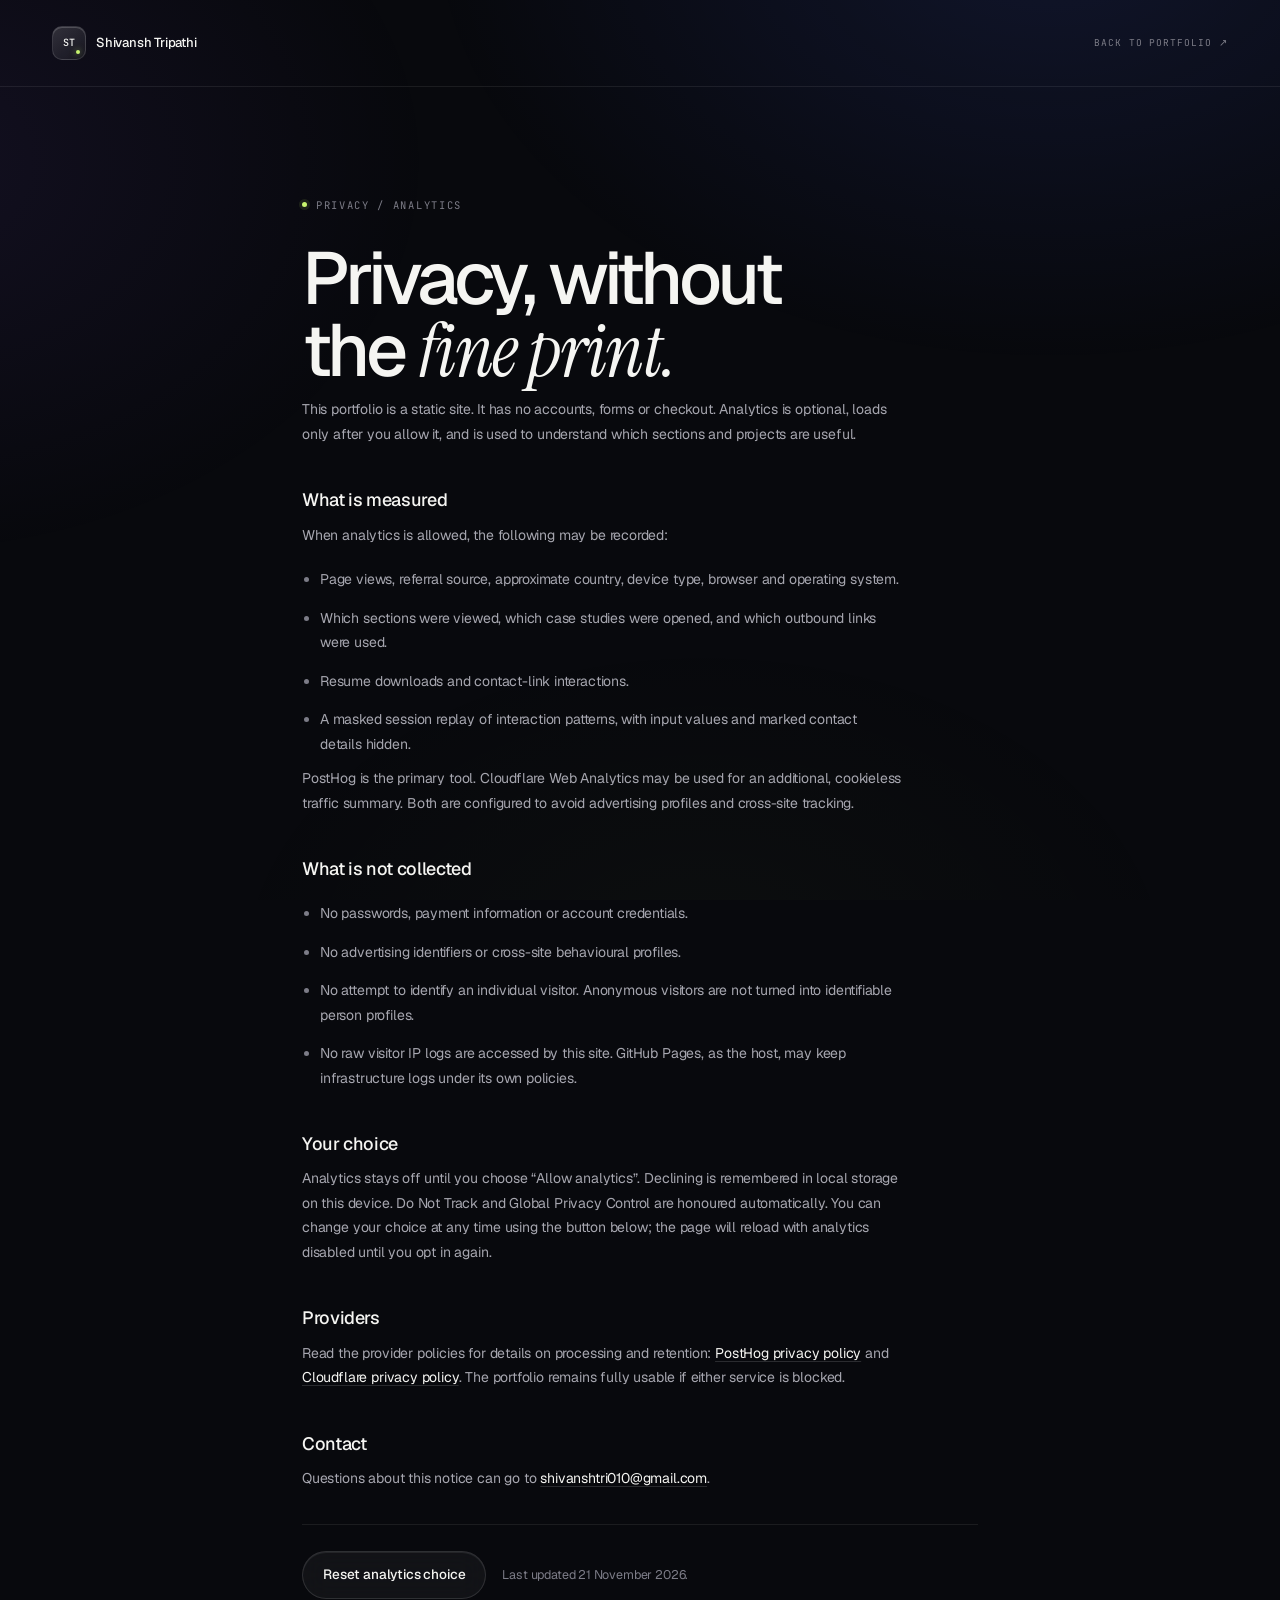
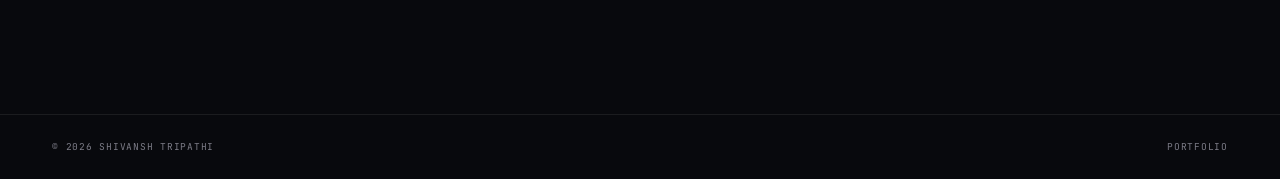
<file: privacy.html>
<!doctype html>
<html lang="en">
<head>
  <meta charset="utf-8" />
  <meta name="viewport" content="width=device-width, initial-scale=1" />
  <title>Privacy &amp; Analytics — Shivansh Tripathi</title>
  <meta name="description" content="How this portfolio handles analytics and privacy. Analytics is optional, consent-gated and does not build personal profiles." />
  <meta name="theme-color" content="#08090d" />
  <meta name="color-scheme" content="dark" />
  <meta name="robots" content="index, follow" />
  <meta property="og:type" content="website" />
  <meta property="og:title" content="Privacy &amp; Analytics — Shivansh Tripathi" />
  <meta property="og:description" content="Analytics on this portfolio is optional, consent-gated and privacy-first." />
  <meta property="og:url" content="https://shivanshtri010.github.io/privacy.html" />
  <link rel="canonical" href="https://shivanshtri010.github.io/privacy.html" />
  <link rel="icon" href="favicon.svg" type="image/svg+xml" />
  <link rel="apple-touch-icon" href="apple-touch-icon.png" />
  <link rel="preload" href="assets/fonts/geist-normal-100-900.woff2" as="font" type="font/woff2" crossorigin />
  <link rel="stylesheet" href="assets/css/fonts.css" />
  <link rel="stylesheet" href="assets/css/main.css" />
  <style>
    .legal-top {
      display: flex;
      align-items: center;
      justify-content: space-between;
      gap: 20px;
      padding-block: 26px;
      border-bottom: 1px solid var(--line);
    }

    .legal {
      max-width: 780px;
      padding-block: clamp(56px, 8vw, 104px) clamp(72px, 9vw, 120px);
    }

    .legal h1 {
      max-width: 16ch;
      margin-top: 14px;
      font-size: clamp(2.6rem, 6.4vw, 4.6rem);
      font-weight: 500;
      letter-spacing: -0.055em;
      line-height: 0.98;
      text-wrap: balance;
    }

    .legal h1 em {
      font-family: var(--font-serif);
      font-style: italic;
      font-weight: 400;
      letter-spacing: -0.02em;
    }

    .legal__lede {
      max-width: 60ch;
      margin-top: 22px;
      color: var(--text-2);
      font-size: clamp(1rem, 1.2vw, 1.12rem);
      line-height: 1.72;
      text-wrap: pretty;
    }

    .legal h2 {
      margin-top: 42px;
      color: var(--text);
      font-size: 1.12rem;
      font-weight: 500;
      letter-spacing: -0.02em;
      line-height: 1.35;
    }

    .legal p,
    .legal li {
      max-width: 68ch;
      margin-top: 10px;
      color: var(--text-2);
      font-size: 14px;
      line-height: 1.75;
      text-wrap: pretty;
    }

    .legal ul {
      display: flex;
      flex-direction: column;
      gap: 4px;
      margin-top: 10px;
      padding-left: 18px;
      list-style: disc;
    }

    .legal li::marker {
      color: var(--text-3);
    }

    .legal a {
      color: var(--text);
      text-decoration: underline;
      text-decoration-color: var(--line-strong);
      text-underline-offset: 3px;
    }

    .legal a:hover {
      text-decoration-color: var(--accent);
    }

    .legal__reset {
      display: flex;
      align-items: center;
      gap: 16px;
      flex-wrap: wrap;
      margin-top: 34px;
      padding-top: 26px;
      border-top: 1px solid var(--line);
    }

    .legal__reset p {
      margin: 0;
      font-size: 12.5px;
      color: var(--text-3);
    }

    .legal__foot {
      display: flex;
      align-items: center;
      justify-content: space-between;
      gap: 16px;
      flex-wrap: wrap;
      padding-block: 24px;
      border-top: 1px solid var(--line);
      color: var(--text-3);
      font-family: var(--font-mono);
      font-size: 9.5px;
      letter-spacing: 0.08em;
      text-transform: uppercase;
    }

    .legal__foot a:hover {
      color: var(--text);
    }

    @media (max-width: 560px) {
      .legal-top {
        padding-block: 18px;
      }

      .legal-top .brand__name {
        display: none;
      }
    }
  </style>
</head>
<body class="legal-page">
  <a class="skip-link" href="#legal-main">Skip to content</a>

  <header class="legal-top container">
    <a class="brand" href="index.html" aria-label="Shivansh Tripathi — home">
      <span class="brand__mark" aria-hidden="true">ST</span>
      <span class="brand__name">Shivansh Tripathi</span>
    </a>
    <a class="footer__top-link" href="index.html">Back to portfolio <span aria-hidden="true">↗</span></a>
  </header>

  <main class="legal container" id="legal-main">
    <span class="label"><span class="label__dot" aria-hidden="true"></span>Privacy / Analytics</span>
    <h1>Privacy, without the <em>fine print.</em></h1>
    <p class="legal__lede">This portfolio is a static site. It has no accounts, forms or checkout. Analytics is optional, loads only after you allow it, and is used to understand which sections and projects are useful.</p>

    <h2>What is measured</h2>
    <p>When analytics is allowed, the following may be recorded:</p>
    <ul>
      <li>Page views, referral source, approximate country, device type, browser and operating system.</li>
      <li>Which sections were viewed, which case studies were opened, and which outbound links were used.</li>
      <li>Resume downloads and contact-link interactions.</li>
      <li>A masked session replay of interaction patterns, with input values and marked contact details hidden.</li>
    </ul>
    <p>PostHog is the primary tool. Cloudflare Web Analytics may be used for an additional, cookieless traffic summary. Both are configured to avoid advertising profiles and cross-site tracking.</p>

    <h2>What is not collected</h2>
    <ul>
      <li>No passwords, payment information or account credentials.</li>
      <li>No advertising identifiers or cross-site behavioural profiles.</li>
      <li>No attempt to identify an individual visitor. Anonymous visitors are not turned into identifiable person profiles.</li>
      <li>No raw visitor IP logs are accessed by this site. GitHub Pages, as the host, may keep infrastructure logs under its own policies.</li>
    </ul>

    <h2>Your choice</h2>
    <p>Analytics stays off until you choose “Allow analytics”. Declining is remembered in local storage on this device. Do Not Track and Global Privacy Control are honoured automatically. You can change your choice at any time using the button below; the page will reload with analytics disabled until you opt in again.</p>

    <h2>Providers</h2>
    <p>Read the provider policies for details on processing and retention: <a href="https://posthog.com/privacy" target="_blank" rel="noopener">PostHog privacy policy</a> and <a href="https://www.cloudflare.com/privacypolicy/" target="_blank" rel="noopener">Cloudflare privacy policy</a>. The portfolio remains fully usable if either service is blocked.</p>

    <h2>Contact</h2>
    <p>Questions about this notice can go to <a href="mailto:shivanshtri010@gmail.com">shivanshtri010@gmail.com</a>.</p>

    <div class="legal__reset">
      <button class="btn btn--glass" id="reset-analytics" type="button">Reset analytics choice</button>
      <p>Last updated 21 November 2026.</p>
    </div>
  </main>

  <footer class="legal__foot container">
    <span>© <span id="year">2026</span> Shivansh Tripathi</span>
    <a href="index.html">Portfolio</a>
  </footer>

  <script>
    document.getElementById("year").textContent = String(new Date().getFullYear());

    document.getElementById("reset-analytics").addEventListener("click", function () {
      try {
        window.localStorage.removeItem("st-analytics-consent");
      } catch (error) {
        /* Nothing else to clear. */
      }

      document.cookie.split(";").forEach(function (cookie) {
        var name = cookie.split("=")[0].trim();
        if (name.indexOf("ph_") === 0) {
          document.cookie = name + "=; Max-Age=0; path=/";
        }
      });

      window.location.reload();
    });
  </script>
</body>
</html>
</file>
<file: assets/css/fonts.css>
@font-face {
  font-family: 'Geist';
  font-style: normal;
  font-weight: 100 900;
  font-display: swap;
  src: url('../fonts/geist-normal-100-900.woff2') format('woff2');
}

@font-face {
  font-family: 'JetBrains Mono';
  font-style: normal;
  font-weight: 400;
  font-display: swap;
  src: url('../fonts/jetbrains-mono-normal-400.woff2') format('woff2');
}

@font-face {
  font-family: 'JetBrains Mono';
  font-style: normal;
  font-weight: 500;
  font-display: swap;
  src: url('../fonts/jetbrains-mono-normal-500.woff2') format('woff2');
}

@font-face {
  font-family: 'Instrument Serif';
  font-style: italic;
  font-weight: 400;
  font-display: swap;
  src: url('../fonts/instrument-serif-italic-400.woff2') format('woff2');
}
</file>
<file: assets/css/main.css>
/* ============================================================
   Shivansh Tripathi — Liquid Glass portfolio
   Tokens, base, navigation, hero, footer, motion
   ============================================================ */

:root {
  --bg: #08090d;
  --bg-deep: #06070a;
  --navy: #0b1020;
  --surface: #11141c;
  --surface-2: #151922;

  --text: #f5f5f2;
  --text-2: #a6a6af;
  --text-3: #7c7c87;

  --line: rgba(255, 255, 255, 0.08);
  --line-strong: rgba(255, 255, 255, 0.14);
  --line-faint: rgba(255, 255, 255, 0.045);

  --accent: #c8f56f;
  --accent-dim: #a8d756;
  --accent-soft: rgba(200, 245, 111, 0.1);
  --blue: #6f8cff;
  --violet: #9b8cff;

  --font-sans: "Geist", "Inter", "Segoe UI", system-ui, -apple-system, sans-serif;
  --font-mono: "JetBrains Mono", "SFMono-Regular", Consolas, monospace;
  --font-serif: "Instrument Serif", Georgia, "Times New Roman", serif;

  --container: 1320px;
  --pad: clamp(20px, 4.2vw, 52px);
  --radius: 20px;
  --radius-lg: 28px;

  --ease: cubic-bezier(0.16, 1, 0.3, 1);
  --ease-soft: cubic-bezier(0.22, 0.61, 0.36, 1);

  --glass-bg: linear-gradient(180deg, rgba(255, 255, 255, 0.05), rgba(255, 255, 255, 0.015));
  --glass-shadow: inset 0 1px 0 rgba(255, 255, 255, 0.08), 0 30px 80px -55px rgba(0, 0, 0, 0.95);
}

*,
*::before,
*::after {
  box-sizing: border-box;
}

html {
  scroll-behavior: smooth;
  scroll-padding-top: 104px;
  -webkit-text-size-adjust: 100%;
}

body {
  margin: 0;
  background: var(--bg);
  color: var(--text);
  font-family: var(--font-sans);
  font-size: 16px;
  font-weight: 400;
  line-height: 1.6;
  letter-spacing: -0.011em;
  -webkit-font-smoothing: antialiased;
  -moz-osx-font-smoothing: grayscale;
  overflow-x: clip;
}

body::before {
  content: "";
  position: fixed;
  inset: 0;
  z-index: 0;
  pointer-events: none;
  background:
    radial-gradient(1000px 700px at 82% -8%, rgba(74, 102, 255, 0.13), transparent 62%),
    radial-gradient(860px 640px at -8% 18%, rgba(139, 92, 246, 0.085), transparent 62%),
    radial-gradient(760px 520px at 55% 108%, rgba(200, 245, 111, 0.028), transparent 65%);
}

main,
header,
footer {
  position: relative;
  z-index: 1;
}

::selection {
  background: var(--accent);
  color: var(--bg);
}

h1,
h2,
h3,
h4,
p,
dl,
dd,
figure {
  margin: 0;
}

ul,
ol {
  margin: 0;
  padding: 0;
  list-style: none;
}

a {
  color: inherit;
  text-decoration: none;
}

button {
  font: inherit;
  color: inherit;
  background: none;
  border: 0;
  padding: 0;
  cursor: pointer;
}

img,
svg {
  display: block;
  max-width: 100%;
}

:focus-visible {
  outline: 2px solid var(--accent);
  outline-offset: 3px;
}

:focus:not(:focus-visible) {
  outline: none;
}

.page-grain {
  position: fixed;
  inset: 0;
  z-index: 5;
  pointer-events: none;
  opacity: 0.032;
  mix-blend-mode: soft-light;
  background-image: url("data:image/svg+xml,%3Csvg viewBox='0 0 220 220' xmlns='http://www.w3.org/2000/svg'%3E%3Cfilter id='n'%3E%3CfeTurbulence type='fractalNoise' baseFrequency='0.85' numOctaves='3' stitchTiles='stitch'/%3E%3C/filter%3E%3Crect width='100%25' height='100%25' filter='url(%23n)' opacity='0.55'/%3E%3C/svg%3E");
  background-size: 220px 220px;
}

.scroll-progress {
  position: fixed;
  top: 0;
  left: 0;
  right: 0;
  height: 2px;
  z-index: 950;
  pointer-events: none;
  background: rgba(255, 255, 255, 0.02);
}

.scroll-progress span {
  display: block;
  width: 100%;
  height: 100%;
  transform: scaleX(0);
  transform-origin: 0 50%;
  background: linear-gradient(90deg, rgba(255, 255, 255, 0.14), rgba(200, 245, 111, 0.62));
  will-change: transform;
}

.svg-defs {
  position: absolute;
  width: 0;
  height: 0;
  overflow: hidden;
}

.icon {
  width: 1em;
  height: 1em;
  flex: none;
}

.skip-link {
  position: fixed;
  top: 12px;
  left: 12px;
  z-index: 1200;
  padding: 10px 16px;
  border-radius: 999px;
  background: var(--text);
  color: var(--bg);
  font-size: 13px;
  font-weight: 500;
  transform: translateY(-160%);
  transition: transform 0.3s var(--ease);
}

.skip-link:focus-visible {
  transform: translateY(0);
}

.container {
  width: 100%;
  max-width: var(--container);
  margin-inline: auto;
  padding-inline: var(--pad);
}

.section {
  position: relative;
  padding-block: clamp(80px, 10vw, 140px);
}

.section-head {
  display: grid;
  grid-template-columns: minmax(0, 1.1fr) minmax(0, 0.9fr);
  align-items: end;
  gap: clamp(24px, 5vw, 80px);
  margin-bottom: clamp(40px, 5vw, 64px);
}

.section-head > p {
  justify-self: end;
  max-width: 46ch;
  color: var(--text-2);
  font-size: clamp(0.95rem, 1.05vw, 1.05rem);
  line-height: 1.72;
  text-wrap: pretty;
}

.label {
  display: inline-flex;
  align-items: center;
  gap: 9px;
  margin-bottom: 18px;
  color: var(--text-3);
  font-family: var(--font-mono);
  font-size: 10.5px;
  font-weight: 400;
  letter-spacing: 0.16em;
  line-height: 1;
  text-transform: uppercase;
}

.label__dot {
  width: 5px;
  height: 5px;
  flex: none;
  border-radius: 50%;
  background: var(--accent);
  box-shadow: 0 0 0 3px var(--accent-soft);
}

h2 {
  color: var(--text);
  font-size: clamp(2.4rem, 4.8vw, 4.5rem);
  font-weight: 500;
  letter-spacing: -0.048em;
  line-height: 1.02;
  text-wrap: balance;
}

h2 em,
h3 em {
  font-family: var(--font-serif);
  font-style: italic;
  font-weight: 400;
  letter-spacing: -0.02em;
}

.mono-label {
  color: var(--text-3);
  font-family: var(--font-mono);
  font-size: 10px;
  font-weight: 400;
  letter-spacing: 0.13em;
  line-height: 1.4;
  text-transform: uppercase;
}

.status-dot {
  width: 6px;
  height: 6px;
  flex: none;
  border-radius: 50%;
  background: var(--accent);
  box-shadow: 0 0 0 3px rgba(200, 245, 111, 0.11), 0 0 12px rgba(200, 245, 111, 0.4);
}

.divider {
  margin-inline: 5px;
  color: var(--text-3);
}

.sr-only {
  position: absolute;
  width: 1px;
  height: 1px;
  padding: 0;
  margin: -1px;
  overflow: hidden;
  clip: rect(0, 0, 0, 0);
  white-space: nowrap;
  border: 0;
}

/* ---------- Buttons, links, tags ---------- */

.btn {
  display: inline-flex;
  align-items: center;
  justify-content: center;
  gap: 10px;
  height: 48px;
  padding: 0 20px;
  border-radius: 999px;
  color: var(--text);
  font-size: 13.5px;
  font-weight: 500;
  letter-spacing: -0.012em;
  white-space: nowrap;
  transition: transform 0.35s var(--ease), background 0.35s var(--ease-soft), border-color 0.35s var(--ease-soft), box-shadow 0.35s var(--ease-soft), color 0.35s var(--ease-soft);
}

.btn .icon {
  width: 15px;
  height: 15px;
  transition: transform 0.35s var(--ease);
}

.btn:hover .icon {
  transform: translate(2px, -2px);
}

.btn--primary {
  background: linear-gradient(180deg, #ffffff 0%, #e9eae5 52%, #d4d6cf 100%);
  color: var(--bg);
  box-shadow: inset 0 1px 0 #ffffff, 0 12px 30px -14px rgba(255, 255, 255, 0.28);
}

.btn--primary:hover {
  transform: translateY(-1px);
  box-shadow: inset 0 1px 0 #ffffff, 0 18px 38px -16px rgba(255, 255, 255, 0.38);
}

.btn--glass {
  border: 1px solid rgba(255, 255, 255, 0.12);
  background: rgba(255, 255, 255, 0.045);
  box-shadow: inset 0 1px 0 rgba(255, 255, 255, 0.08);
  -webkit-backdrop-filter: blur(14px);
  backdrop-filter: blur(14px);
}

.btn--glass:hover {
  transform: translateY(-1px);
  border-color: rgba(255, 255, 255, 0.2);
  background: rgba(255, 255, 255, 0.075);
}

.text-link {
  display: inline-flex;
  align-items: center;
  gap: 7px;
  color: var(--text-2);
  font-size: 13px;
  font-weight: 450;
  transition: color 0.3s var(--ease-soft);
}

.text-link .icon {
  width: 14px;
  height: 14px;
  transition: transform 0.35s var(--ease);
}

.text-link:hover {
  color: var(--text);
}

.text-link:hover .icon {
  transform: translate(2px, -2px);
}

.pill {
  display: inline-flex;
  align-items: center;
  gap: 7px;
  height: 26px;
  padding: 0 10px;
  border: 1px solid var(--line);
  border-radius: 999px;
  background: rgba(255, 255, 255, 0.035);
  color: var(--text-2);
  font-family: var(--font-mono);
  font-size: 9.5px;
  letter-spacing: 0.09em;
  line-height: 1;
  text-transform: uppercase;
  white-space: nowrap;
}

.pill--accent {
  border-color: rgba(200, 245, 111, 0.24);
  background: rgba(200, 245, 111, 0.065);
  color: #dcffa1;
}

.pill--current {
  border-color: rgba(200, 245, 111, 0.2);
  background: rgba(200, 245, 111, 0.055);
  color: #d9fca0;
}

.chips {
  display: flex;
  flex-wrap: wrap;
  gap: 6px;
}

.chips span {
  display: inline-flex;
  align-items: center;
  height: 26px;
  padding: 0 9px;
  border: 1px solid var(--line);
  border-radius: 6px;
  background: rgba(255, 255, 255, 0.022);
  color: var(--text-2);
  font-family: var(--font-mono);
  font-size: 9.5px;
  letter-spacing: 0.05em;
  line-height: 1;
  white-space: nowrap;
}

/* ---------- Navigation ---------- */

.nav {
  position: fixed;
  top: 14px;
  left: 0;
  right: 0;
  z-index: 900;
  padding-inline: var(--pad);
  pointer-events: none;
}

.nav__shell {
  display: grid;
  grid-template-columns: auto minmax(0, 1fr) auto;
  align-items: center;
  gap: 22px;
  width: 100%;
  max-width: var(--container);
  height: 64px;
  margin-inline: auto;
  padding: 0 10px 0 12px;
  border: 1px solid rgba(255, 255, 255, 0.09);
  border-radius: 20px;
  background: rgba(12, 14, 20, 0.58);
  box-shadow: inset 0 1px 0 rgba(255, 255, 255, 0.08), 0 18px 50px -32px rgba(0, 0, 0, 0.95);
  -webkit-backdrop-filter: blur(24px) saturate(160%);
  backdrop-filter: blur(24px) saturate(160%);
  pointer-events: auto;
  transition: background 0.4s var(--ease-soft), border-color 0.4s var(--ease-soft), box-shadow 0.4s var(--ease-soft);
}

.nav.is-scrolled .nav__shell {
  border-color: rgba(255, 255, 255, 0.12);
  background: rgba(8, 9, 13, 0.86);
  box-shadow: inset 0 1px 0 rgba(255, 255, 255, 0.09), 0 22px 60px -34px rgba(0, 0, 0, 1);
}

.brand {
  display: inline-flex;
  align-items: center;
  gap: 10px;
  min-width: 0;
  color: var(--text);
  font-size: 13px;
  font-weight: 500;
  letter-spacing: -0.015em;
}

.brand__mark {
  position: relative;
  display: grid;
  width: 34px;
  height: 34px;
  flex: none;
  place-items: center;
  border: 1px solid rgba(255, 255, 255, 0.12);
  border-radius: 10px;
  background: linear-gradient(145deg, rgba(255, 255, 255, 0.15), rgba(255, 255, 255, 0.035));
  box-shadow: inset 0 1px 0 rgba(255, 255, 255, 0.18);
  color: var(--text);
  font-family: var(--font-mono);
  font-size: 10px;
  letter-spacing: 0.02em;
}

.brand__mark::after {
  content: "";
  position: absolute;
  right: 5px;
  bottom: 5px;
  width: 4px;
  height: 4px;
  border-radius: 50%;
  background: var(--accent);
  box-shadow: 0 0 6px rgba(200, 245, 111, 0.65);
}

.brand__name {
  overflow: hidden;
  white-space: nowrap;
  text-overflow: ellipsis;
}

.nav__links {
  display: flex;
  align-items: center;
  justify-self: center;
  gap: 2px;
}

.nav__link {
  position: relative;
  padding: 8px 13px;
  border-radius: 999px;
  color: var(--text-2);
  font-size: 12.5px;
  font-weight: 450;
  letter-spacing: -0.005em;
  transition: color 0.3s var(--ease-soft), background 0.3s var(--ease-soft), box-shadow 0.3s var(--ease-soft);
}

.nav__link:hover {
  color: var(--text);
  background: rgba(255, 255, 255, 0.05);
}

.nav__link.is-active {
  color: var(--text);
  background: rgba(255, 255, 255, 0.07);
  box-shadow: inset 0 1px 0 rgba(255, 255, 255, 0.08);
}

.nav__actions {
  display: flex;
  align-items: center;
  gap: 10px;
}

.nav__status {
  display: inline-flex;
  align-items: center;
  gap: 7px;
  color: var(--text-2);
  font-family: var(--font-mono);
  font-size: 9.5px;
  letter-spacing: 0.1em;
  line-height: 1;
  text-transform: uppercase;
  white-space: nowrap;
}

.nav__cta {
  display: inline-flex;
  align-items: center;
  gap: 7px;
  height: 38px;
  padding: 0 15px;
  border-radius: 999px;
  background: rgba(245, 245, 242, 0.92);
  color: var(--bg);
  font-size: 12px;
  font-weight: 500;
  letter-spacing: -0.01em;
  white-space: nowrap;
  transition: background 0.3s var(--ease-soft), transform 0.3s var(--ease), box-shadow 0.3s var(--ease-soft);
}

.nav__cta .icon {
  width: 13px;
  height: 13px;
  transition: transform 0.3s var(--ease);
}

.nav__cta:hover {
  background: #ffffff;
  transform: translateY(-1px);
  box-shadow: 0 10px 24px -12px rgba(255, 255, 255, 0.3);
}

.nav__cta:hover .icon {
  transform: translate(2px, -2px);
}

.nav__toggle {
  display: none;
  position: relative;
  width: 40px;
  height: 40px;
  flex: none;
  border: 1px solid var(--line);
  border-radius: 50%;
  background: rgba(255, 255, 255, 0.04);
  transition: background 0.3s var(--ease-soft), border-color 0.3s var(--ease-soft);
}

.nav__toggle span {
  position: absolute;
  left: 50%;
  width: 14px;
  height: 1.5px;
  border-radius: 2px;
  background: var(--text);
  transition: transform 0.4s var(--ease), top 0.4s var(--ease);
}

.nav__toggle span:first-child {
  top: 17px;
  transform: translateX(-50%);
}

.nav__toggle span:last-child {
  top: 23px;
  transform: translateX(-50%);
}

.nav__toggle:hover {
  border-color: var(--line-strong);
  background: rgba(255, 255, 255, 0.07);
}

.nav__toggle[aria-expanded="true"] span:first-child {
  top: 20px;
  transform: translateX(-50%) rotate(45deg);
}

.nav__toggle[aria-expanded="true"] span:last-child {
  top: 20px;
  transform: translateX(-50%) rotate(-45deg);
}

.nojs-nav {
  display: none;
}

.no-js .copy-btn,
.no-js .spec--time,
.no-js .contact__detail--time,
.no-js .footer__time {
  display: none;
}

/* ---------- Mobile menu ---------- */

body.menu-open {
  overflow: hidden;
}

.mobile-menu {
  position: fixed;
  inset: 0;
  z-index: 1000;
  display: flex;
  flex-direction: column;
  padding: 22px var(--pad) 32px;
  background:
    radial-gradient(900px 600px at 82% 0%, rgba(74, 102, 255, 0.15), transparent 60%),
    radial-gradient(700px 500px at 0% 100%, rgba(139, 92, 246, 0.09), transparent 60%),
    rgba(8, 9, 13, 0.92);
  -webkit-backdrop-filter: blur(36px) saturate(140%);
  backdrop-filter: blur(36px) saturate(140%);
  clip-path: inset(0 0 100% 0);
  visibility: hidden;
  overflow-y: auto;
  overscroll-behavior: contain;
  transition: clip-path 0.72s var(--ease), visibility 0s linear 0.72s;
}

.mobile-menu.is-open {
  clip-path: inset(0 0 0 0);
  visibility: visible;
  transition: clip-path 0.72s var(--ease), visibility 0s linear 0s;
}

.mobile-menu__head {
  display: flex;
  align-items: center;
  justify-content: space-between;
  gap: 16px;
  padding-top: 8px;
  padding-bottom: 24px;
  border-bottom: 1px solid var(--line);
}

.mobile-menu__close {
  display: inline-flex;
  align-items: center;
  gap: 10px;
  height: 38px;
  padding: 0 12px;
  border: 1px solid var(--line);
  border-radius: 999px;
  background: rgba(255, 255, 255, 0.045);
  color: var(--text-2);
  font-size: 12px;
  transition: color 0.3s var(--ease-soft), background 0.3s var(--ease-soft);
}

.mobile-menu__close span {
  position: relative;
  width: 12px;
  height: 12px;
}

.mobile-menu__close span::before,
.mobile-menu__close span::after {
  content: "";
  position: absolute;
  top: 50%;
  left: 0;
  width: 12px;
  height: 1.5px;
  border-radius: 2px;
  background: currentColor;
}

.mobile-menu__close span::before {
  transform: rotate(45deg);
}

.mobile-menu__close span::after {
  transform: rotate(-45deg);
}

.mobile-menu__close:hover {
  color: var(--text);
  background: rgba(255, 255, 255, 0.08);
}

.mobile-menu__links {
  display: flex;
  flex-direction: column;
  padding-block: 8px;
}

.mobile-menu__links a {
  display: grid;
  grid-template-columns: 30px minmax(0, 1fr) auto;
  align-items: center;
  gap: 10px;
  padding: 18px 0;
  border-bottom: 1px solid var(--line);
  color: var(--text);
  font-size: clamp(2rem, 8vw, 3.6rem);
  font-weight: 500;
  letter-spacing: -0.052em;
  line-height: 1.05;
  transition: color 0.3s var(--ease-soft);
}

.mobile-menu__links a > span {
  align-self: start;
  padding-top: 7px;
  color: var(--text-3);
  font-family: var(--font-mono);
  font-size: 9.5px;
  letter-spacing: 0.1em;
}

.mobile-menu__links a .icon {
  width: 20px;
  height: 20px;
  color: var(--text-3);
  transition: transform 0.35s var(--ease), color 0.35s var(--ease-soft);
}

.mobile-menu__links a:hover {
  color: #ffffff;
}

.mobile-menu__links a:hover .icon {
  transform: translate(3px, -3px);
  color: var(--accent);
}

.mobile-menu__foot {
  display: flex;
  flex-direction: column;
  gap: 18px;
  margin-top: auto;
  padding-top: 44px;
}

.mobile-menu__email {
  color: var(--text-2);
  font-size: 14px;
  letter-spacing: -0.01em;
}

.mobile-menu__email:hover {
  color: var(--text);
}

.mobile-menu__socials {
  display: flex;
  flex-wrap: wrap;
  gap: 18px;
}

.mobile-menu__socials a {
  display: inline-flex;
  align-items: center;
  gap: 7px;
  color: var(--text-3);
  font-family: var(--font-mono);
  font-size: 10px;
  letter-spacing: 0.11em;
  text-transform: uppercase;
  transition: color 0.3s var(--ease-soft);
}

.mobile-menu__socials a .icon {
  width: 12px;
  height: 12px;
}

.mobile-menu__socials a:hover {
  color: var(--text);
}

/* ---------- Reveal ---------- */

.js [data-reveal] {
  opacity: 0;
  transform: translateY(18px);
  filter: blur(5px);
  transition:
    opacity 0.9s var(--ease),
    transform 0.9s var(--ease),
    filter 0.9s var(--ease);
  transition-delay: var(--delay, 0s);
}

.js [data-reveal].is-in {
  opacity: 1;
  transform: none;
  filter: none;
}

/* Hero enters immediately from CSS so the largest text paints without
   waiting for deferred JavaScript. */

.hero [data-hero] {
  animation: hero-enter 0.95s var(--ease) both;
  animation-delay: var(--hero-delay, 0s);
}

.hero__eyebrow { --hero-delay: 0.04s; }
.hero__line:first-of-type { --hero-delay: 0.1s; }
.hero__line--outline { --hero-delay: 0.18s; }
.hero__role { --hero-delay: 0.26s; }
.hero__lede { --hero-delay: 0.32s; }
.hero__actions { --hero-delay: 0.38s; }
.hero__specs { --hero-delay: 0.44s; }

@keyframes hero-enter {
  from {
    opacity: 0;
    transform: translateY(18px);
  }
  to {
    opacity: 1;
    transform: none;
  }
}

/* ---------- Hero ---------- */

.hero {
  position: relative;
  display: flex;
  align-items: flex-end;
  min-height: 100svh;
  padding-top: 148px;
  padding-bottom: 28px;
  overflow: hidden;
  isolation: isolate;
}

.hero__inner {
  position: relative;
  z-index: 2;
  display: flex;
  flex-direction: column;
  min-height: calc(100svh - 176px);
}

.hero__eyebrow {
  display: flex;
  align-items: center;
  justify-content: space-between;
  gap: 14px 24px;
  flex-wrap: wrap;
}

.hero__availability {
  display: inline-flex;
  align-items: center;
  gap: 8px;
  height: 30px;
  padding: 0 12px;
  border: 1px solid var(--line);
  border-radius: 999px;
  background: rgba(255, 255, 255, 0.035);
  box-shadow: inset 0 1px 0 rgba(255, 255, 255, 0.06);
  color: var(--text-2);
  font-family: var(--font-mono);
  font-size: 9.5px;
  letter-spacing: 0.11em;
  line-height: 1;
  text-transform: uppercase;
  -webkit-backdrop-filter: blur(12px);
  backdrop-filter: blur(12px);
}

.hero__location {
  color: var(--text-3);
}

.hero__title {
  display: flex;
  flex-direction: column;
  margin-top: clamp(20px, 3.6vh, 42px);
  color: var(--text);
  font-size: clamp(3.2rem, 16.4vw, 15rem);
  font-weight: 520;
  letter-spacing: -0.062em;
  line-height: 0.855;
  text-transform: uppercase;
}

.hero__line {
  display: block;
  width: fit-content;
  max-width: 100%;
  background: linear-gradient(180deg, #ffffff 0%, #f1f1ec 38%, #cbcdd4 72%, #a7aab4 100%);
  -webkit-background-clip: text;
  background-clip: text;
  color: transparent;
  text-shadow: 0 0 70px rgba(255, 255, 255, 0.07);
  white-space: nowrap;
}

.hero__line--outline {
  background: none;
  color: #0b0d13;
  text-shadow:
    -1px -1px 0 rgba(245, 245, 242, 0.44),
    0 -1px 0 rgba(245, 245, 242, 0.44),
    1px -1px 0 rgba(245, 245, 242, 0.44),
    -1px 0 0 rgba(245, 245, 242, 0.44),
    1px 0 0 rgba(245, 245, 242, 0.44),
    -1px 1px 0 rgba(245, 245, 242, 0.44),
    0 1px 0 rgba(245, 245, 242, 0.44),
    1px 1px 0 rgba(245, 245, 242, 0.44),
    0 0 60px rgba(255, 255, 255, 0.06);
}

.hero__role {
  display: flex;
  align-items: center;
  gap: 12px;
  flex-wrap: wrap;
  margin-top: clamp(16px, 2.4vh, 26px);
  color: var(--text-2);
  font-family: var(--font-mono);
  font-size: 10.5px;
  letter-spacing: 0.14em;
  line-height: 1.4;
  text-transform: uppercase;
}

.hero__sep {
  display: block;
  width: 24px;
  height: 1px;
  background: var(--line-strong);
}

.hero__body {
  display: grid;
  grid-template-columns: minmax(0, 1fr) auto;
  align-items: end;
  gap: 28px;
  margin-top: clamp(28px, 4.2vh, 48px);
}

.hero__lede {
  max-width: 58ch;
  color: var(--text-2);
  font-size: clamp(1rem, 1.12vw, 1.12rem);
  line-height: 1.7;
  text-wrap: pretty;
}

.hero__lede strong {
  color: var(--text);
  font-weight: 500;
}

.hero__actions {
  display: flex;
  align-items: center;
  gap: 10px;
  flex-wrap: wrap;
}

.hero__specs {
  display: grid;
  grid-template-columns: minmax(0, 1.2fr) minmax(0, 1.1fr) minmax(0, 0.8fr) auto;
  align-items: end;
  gap: 24px;
  margin-top: auto;
  padding-top: 18px;
  border-top: 1px solid var(--line);
}

.spec {
  display: flex;
  flex-direction: column;
  gap: 3px;
  min-width: 0;
}

.spec strong {
  overflow: hidden;
  color: var(--text);
  font-size: 12.5px;
  font-weight: 500;
  letter-spacing: -0.01em;
  line-height: 1.45;
  white-space: nowrap;
  text-overflow: ellipsis;
}

.spec > span:last-child {
  color: var(--text-3);
  font-size: 11.5px;
  line-height: 1.45;
}

.scroll-cue {
  display: inline-flex;
  align-items: center;
  gap: 10px;
  color: var(--text-3);
  font-family: var(--font-mono);
  font-size: 9.5px;
  letter-spacing: 0.12em;
  line-height: 1;
  text-transform: uppercase;
  white-space: nowrap;
  transition: color 0.3s var(--ease-soft);
}

.scroll-cue:hover {
  color: var(--text);
}

.scroll-cue__line {
  position: relative;
  display: block;
  width: 28px;
  height: 1px;
  background: linear-gradient(90deg, var(--accent), rgba(200, 245, 111, 0));
}

.scroll-cue__line::before {
  content: "";
  position: absolute;
  top: 50%;
  left: 0;
  width: 4px;
  height: 4px;
  border-radius: 50%;
  background: var(--accent);
  box-shadow: 0 0 8px rgba(200, 245, 111, 0.6);
  transform: translateY(-50%);
}

.hero__ambient {
  position: absolute;
  inset: 0;
  z-index: 0;
  overflow: hidden;
  pointer-events: none;
}

.hero__glow {
  position: absolute;
  border-radius: 50%;
  filter: blur(90px);
}

.hero__glow--blue {
  top: -24%;
  right: -12%;
  width: min(900px, 70vw);
  height: min(700px, 55vw);
  background: radial-gradient(circle, rgba(74, 102, 255, 0.22), transparent 66%);
}

.hero__glow--violet {
  bottom: -16%;
  left: -14%;
  width: min(720px, 54vw);
  height: min(600px, 48vw);
  background: radial-gradient(circle, rgba(139, 92, 246, 0.14), transparent 66%);
}

.hero__grid {
  position: absolute;
  inset: 0;
  background-image:
    linear-gradient(rgba(255, 255, 255, 0.035) 1px, transparent 1px),
    linear-gradient(90deg, rgba(255, 255, 255, 0.035) 1px, transparent 1px);
  background-size: 80px 80px;
  -webkit-mask-image: radial-gradient(ellipse 75% 65% at 50% 38%, #000 0%, transparent 78%);
  mask-image: radial-gradient(ellipse 75% 65% at 50% 38%, #000 0%, transparent 78%);
  opacity: 0.55;
}

.hero__ring {
  position: absolute;
  top: 30%;
  left: 50%;
  width: min(1180px, 92vw);
  height: min(620px, 58vh);
  border: 1px solid rgba(255, 255, 255, 0.045);
  border-radius: 50%;
  transform: translate(-50%, -50%) rotate(-8deg);
}

.hero__lens {
  position: absolute;
  top: 6%;
  right: -7%;
  width: min(740px, 48vw);
  aspect-ratio: 1;
  border: 1px solid rgba(255, 255, 255, 0.075);
  border-radius: 50%;
  background:
    radial-gradient(circle at 33% 27%, rgba(255, 255, 255, 0.105), rgba(255, 255, 255, 0.018) 34%, transparent 68%),
    radial-gradient(circle at 70% 78%, rgba(111, 140, 255, 0.06), transparent 55%);
  box-shadow: inset 0 1px 0 rgba(255, 255, 255, 0.14), inset 0 -24px 80px rgba(0, 0, 0, 0.28);
  -webkit-backdrop-filter: blur(9px) saturate(120%);
  backdrop-filter: blur(9px) saturate(120%);
  opacity: 0.82;
  transform: translate3d(calc(var(--px, 0) * 18px), calc(var(--py, 0) * 18px), 0);
  transition: transform 0.7s var(--ease);
}

.hero::after {
  content: "";
  position: absolute;
  right: 0;
  bottom: 0;
  left: 0;
  z-index: 1;
  height: 180px;
  background: linear-gradient(transparent, var(--bg));
  pointer-events: none;
}

/* ---------- Footer ---------- */

.footer {
  border-top: 1px solid var(--line);
  background: linear-gradient(180deg, transparent, rgba(255, 255, 255, 0.014));
  padding-block: 30px 22px;
}

.footer__top {
  display: flex;
  align-items: center;
  justify-content: space-between;
  gap: 24px;
  padding-bottom: 22px;
  border-bottom: 1px solid var(--line);
}

.footer__brand {
  display: inline-flex;
  align-items: center;
  gap: 10px;
  color: var(--text);
  font-size: 13px;
  font-weight: 500;
  letter-spacing: -0.015em;
}

.footer__brand .brand__mark {
  width: 30px;
  height: 30px;
  border-radius: 9px;
}

.footer__nav {
  display: flex;
  align-items: center;
  gap: 18px;
  flex-wrap: wrap;
}

.footer__nav a {
  color: var(--text-3);
  font-size: 12px;
  transition: color 0.3s var(--ease-soft);
}

.footer__nav a:hover {
  color: var(--text);
}

.footer__top-link {
  display: inline-flex;
  align-items: center;
  gap: 7px;
  color: var(--text-3);
  font-family: var(--font-mono);
  font-size: 9.5px;
  letter-spacing: 0.1em;
  text-transform: uppercase;
  transition: color 0.3s var(--ease-soft);
}

.footer__top-link .icon {
  width: 13px;
  height: 13px;
  transition: transform 0.3s var(--ease);
}

.footer__top-link:hover {
  color: var(--text);
}

.footer__top-link:hover .icon {
  transform: translateY(-2px);
}

.footer__bottom {
  display: flex;
  align-items: center;
  justify-content: space-between;
  gap: 14px 24px;
  flex-wrap: wrap;
  padding-top: 18px;
  color: var(--text-3);
  font-family: var(--font-mono);
  font-size: 9.5px;
  letter-spacing: 0.08em;
  line-height: 1.6;
  text-transform: uppercase;
}

/* ---------- Toast ---------- */

.toast {
  position: fixed;
  left: 50%;
  bottom: 24px;
  z-index: 1100;
  display: flex;
  align-items: center;
  gap: 9px;
  padding: 10px 16px;
  border: 1px solid var(--line-strong);
  border-radius: 999px;
  background: rgba(12, 14, 20, 0.92);
  box-shadow: 0 20px 60px -22px rgba(0, 0, 0, 0.95);
  color: var(--text-2);
  font-size: 12px;
  opacity: 0;
  visibility: hidden;
  transform: translate(-50%, 14px);
  -webkit-backdrop-filter: blur(20px);
  backdrop-filter: blur(20px);
  transition: opacity 0.3s var(--ease-soft), transform 0.4s var(--ease), visibility 0s linear 0.4s;
}

.toast.is-visible {
  opacity: 1;
  visibility: visible;
  transform: translate(-50%, 0);
  transition: opacity 0.3s var(--ease-soft), transform 0.4s var(--ease), visibility 0s linear 0s;
}

/* ---------- Analytics consent ---------- */

.consent {
  position: fixed;
  right: 24px;
  bottom: 24px;
  z-index: 1080;
  width: min(390px, calc(100vw - 32px));
  padding: 16px 18px 15px;
  border: 1px solid var(--line-strong);
  border-radius: 18px;
  background: rgba(12, 14, 20, 0.92);
  box-shadow: inset 0 1px 0 rgba(255, 255, 255, 0.08), 0 26px 70px -34px rgba(0, 0, 0, 1);
  -webkit-backdrop-filter: blur(24px) saturate(150%);
  backdrop-filter: blur(24px) saturate(150%);
  color: var(--text-2);
  opacity: 0;
  visibility: hidden;
  transform: translateY(14px);
  transition: opacity 0.35s var(--ease-soft), transform 0.45s var(--ease), visibility 0s linear 0.45s;
}

.consent.is-visible {
  opacity: 1;
  visibility: visible;
  transform: none;
  transition: opacity 0.35s var(--ease-soft), transform 0.45s var(--ease), visibility 0s linear 0s;
}

.consent p {
  max-width: 42ch;
  font-size: 12px;
  line-height: 1.6;
  text-wrap: pretty;
}

.consent p a {
  color: var(--text);
  text-decoration: underline;
  text-decoration-color: var(--line-strong);
  text-underline-offset: 3px;
}

.consent p a:hover {
  text-decoration-color: var(--accent);
}

.consent__actions {
  display: flex;
  align-items: center;
  gap: 8px;
  flex-wrap: wrap;
  margin-top: 13px;
}

.consent__btn {
  display: inline-flex;
  align-items: center;
  justify-content: center;
  height: 32px;
  padding: 0 13px;
  border: 1px solid var(--line);
  border-radius: 999px;
  background: rgba(255, 255, 255, 0.04);
  color: var(--text-2);
  font-family: var(--font-mono);
  font-size: 9px;
  letter-spacing: 0.08em;
  line-height: 1;
  text-transform: uppercase;
  transition: color 0.3s var(--ease-soft), background 0.3s var(--ease-soft), border-color 0.3s var(--ease-soft);
}

.consent__btn:hover {
  border-color: var(--line-strong);
  background: rgba(255, 255, 255, 0.075);
  color: var(--text);
}

.consent__btn--primary {
  border-color: var(--text);
  background: var(--text);
  color: var(--bg);
}

.consent__btn--primary:hover {
  border-color: #ffffff;
  background: #ffffff;
  color: var(--bg);
}

/* ---------- Fallbacks ---------- */

@supports not ((backdrop-filter: blur(1px)) or (-webkit-backdrop-filter: blur(1px))) {
  .nav__shell {
    background: rgba(10, 12, 18, 0.96);
  }

  .project,
  .profile,
  .contact__main {
    background: #0b0d14;
  }

  .mobile-menu {
    background: #08090d;
  }
}

@media (hover: none) {
  .project:hover,
  .stack-card:hover,
  .credential--link:hover {
    transform: none;
  }
}

/* ---------- Reduced motion ---------- */

@media (prefers-reduced-motion: reduce) {
  html {
    scroll-behavior: auto;
  }

  *,
  *::before,
  *::after {
    animation-duration: 0.01ms !important;
    animation-iteration-count: 1 !important;
    transition-duration: 0.01ms !important;
    scroll-behavior: auto !important;
  }

  .js [data-reveal] {
    opacity: 1;
    transform: none;
    filter: none;
  }

  .hero__lens {
    transform: none !important;
  }

  .hero [data-hero] {
    animation: none;
    opacity: 1;
    transform: none;
    filter: none;
  }
}
</file>
<file: assets/css/sections.css>
/* ============================================================
   Sections — highlights, work, about, experience, stack, contact
   ============================================================ */

/* ---------- Highlights ---------- */

.highlights {
  padding-block: clamp(44px, 5vw, 64px) clamp(48px, 6vw, 76px);
  border-top: 1px solid var(--line);
  border-bottom: 1px solid var(--line);
  background: linear-gradient(180deg, rgba(255, 255, 255, 0.018), transparent 80%);
}

.highlights__head {
  display: grid;
  grid-template-columns: minmax(0, 1fr) minmax(0, 38ch);
  align-items: end;
  gap: clamp(20px, 4vw, 64px);
  margin-bottom: clamp(26px, 4vw, 42px);
}

.highlights__head h2 {
  font-size: clamp(2rem, 3.3vw, 3rem);
}

.highlights__head p {
  justify-self: end;
  color: var(--text-2);
  font-size: 13.5px;
  line-height: 1.7;
  text-wrap: pretty;
}

.stats {
  display: grid;
  grid-template-columns: repeat(4, minmax(0, 1fr));
  border-top: 1px solid var(--line);
}

.stat {
  display: flex;
  flex-direction: column;
  gap: 8px;
  min-width: 0;
  padding: 26px 26px 4px 0;
}

.stat:not(:first-child) {
  padding-left: 26px;
  border-left: 1px solid var(--line);
}

.stat__value {
  display: flex;
  align-items: flex-start;
  gap: 2px;
  color: var(--text);
  font-size: clamp(2.8rem, 4.4vw, 4.4rem);
  font-weight: 400;
  letter-spacing: -0.06em;
  line-height: 0.95;
  font-variant-numeric: tabular-nums;
}

.stat__value sup {
  margin-top: 0.16em;
  color: var(--accent);
  font-size: 0.34em;
  font-weight: 400;
  letter-spacing: 0;
  line-height: 1;
}

.stat__label {
  max-width: 22ch;
  color: var(--text-2);
  font-family: var(--font-mono);
  font-size: 9.5px;
  letter-spacing: 0.1em;
  line-height: 1.55;
  text-transform: uppercase;
}

.stat__note {
  max-width: 25ch;
  margin-top: 2px;
  color: var(--text-3);
  font-size: 12px;
  line-height: 1.62;
  text-wrap: pretty;
}

/* ---------- Work ---------- */

.project {
  position: relative;
  isolation: isolate;
  margin-bottom: clamp(24px, 3vw, 36px);
  border: 1px solid var(--line);
  border-radius: var(--radius-lg);
  background: var(--glass-bg);
  box-shadow: var(--glass-shadow);
  overflow: hidden;
  -webkit-backdrop-filter: blur(22px) saturate(140%);
  backdrop-filter: blur(22px) saturate(140%);
  transition: transform 0.55s var(--ease), border-color 0.5s var(--ease-soft), box-shadow 0.5s var(--ease-soft);
}

.project::before {
  content: "";
  position: absolute;
  inset: 0;
  z-index: 0;
  pointer-events: none;
  background: radial-gradient(620px circle at var(--mx, 50%) var(--my, 0%), rgba(255, 255, 255, 0.055), transparent 46%);
  opacity: 0;
  transition: opacity 0.5s var(--ease-soft);
}

.project:hover {
  transform: translateY(-2px);
  border-color: rgba(255, 255, 255, 0.155);
  box-shadow: inset 0 1px 0 rgba(255, 255, 255, 0.1), 0 44px 110px -62px rgba(0, 0, 0, 1);
}

.project:hover::before {
  opacity: 1;
}

.project__top {
  position: relative;
  z-index: 1;
  display: flex;
  align-items: center;
  justify-content: space-between;
  gap: 16px;
  padding: 16px 24px;
  border-bottom: 1px solid var(--line);
}

.project__index {
  color: var(--text-3);
  font-family: var(--font-mono);
  font-size: 9.5px;
  letter-spacing: 0.12em;
}

.project__badges {
  display: flex;
  align-items: center;
  justify-content: flex-end;
  gap: 9px;
  flex-wrap: wrap;
}

.project__main {
  position: relative;
  z-index: 1;
  display: grid;
  grid-template-columns: minmax(0, 1.02fr) minmax(0, 0.98fr);
  align-items: center;
  gap: clamp(28px, 4vw, 56px);
  padding: clamp(24px, 3vw, 40px);
}

.project--reverse .project__main {
  grid-template-columns: minmax(0, 0.98fr) minmax(0, 1.02fr);
}

.project--reverse .project__content {
  order: 2;
}

.project--reverse .project__visual {
  order: 1;
}

.project__content {
  display: flex;
  flex-direction: column;
  gap: 18px;
  min-width: 0;
}

.project__title {
  max-width: 15ch;
  color: var(--text);
  font-size: clamp(2rem, 3.2vw, 3.15rem);
  font-weight: 500;
  letter-spacing: -0.05em;
  line-height: 1.02;
  text-wrap: balance;
}

.project__summary {
  max-width: 50ch;
  color: var(--text-2);
  font-size: clamp(0.95rem, 1vw, 1.02rem);
  line-height: 1.7;
  text-wrap: pretty;
}

.project__metrics {
  display: grid;
  grid-template-columns: repeat(3, minmax(0, 1fr));
  gap: 14px;
  padding-top: 18px;
  border-top: 1px solid var(--line);
}

.project__metrics > div {
  display: flex;
  flex-direction: column;
  gap: 3px;
  min-width: 0;
}

.project__metrics span {
  color: var(--text-3);
  font-family: var(--font-mono);
  font-size: 8.5px;
  letter-spacing: 0.12em;
  line-height: 1.4;
  text-transform: uppercase;
}

.project__metrics strong {
  display: flex;
  align-items: baseline;
  gap: 2px;
  color: var(--text);
  font-size: clamp(1.05rem, 1.5vw, 1.35rem);
  font-weight: 500;
  letter-spacing: -0.03em;
  line-height: 1.2;
}

.project__metrics strong em {
  color: var(--text-3);
  font-family: var(--font-sans);
  font-size: 0.55em;
  font-style: normal;
  font-weight: 400;
  letter-spacing: 0;
}

.project__metrics > div > em {
  color: var(--text-3);
  font-size: 11px;
  font-style: normal;
  line-height: 1.4;
}

.project__actions {
  display: flex;
  align-items: center;
  gap: 20px;
  flex-wrap: wrap;
  margin-top: 2px;
}

.case-toggle {
  display: none;
  align-items: center;
  gap: 9px;
  height: 42px;
  padding: 0 16px;
  border: 1px solid var(--line-strong);
  border-radius: 999px;
  background: rgba(255, 255, 255, 0.04);
  color: var(--text);
  font-size: 12.5px;
  font-weight: 450;
  letter-spacing: -0.01em;
  transition: background 0.35s var(--ease-soft), border-color 0.35s var(--ease-soft), color 0.35s var(--ease-soft);
}

.js .case-toggle {
  display: inline-flex;
}

.case-toggle .icon {
  width: 14px;
  height: 14px;
  color: var(--text-3);
  transition: transform 0.4s var(--ease), color 0.3s var(--ease-soft);
}

.case-toggle:hover {
  border-color: rgba(255, 255, 255, 0.22);
  background: rgba(255, 255, 255, 0.075);
}

.case-toggle[aria-expanded="true"] {
  border-color: rgba(200, 245, 111, 0.24);
  background: rgba(200, 245, 111, 0.055);
  color: #e4ffb2;
}

.case-toggle[aria-expanded="true"] .icon {
  color: #d9fca0;
  transform: rotate(180deg);
}

.case {
  position: relative;
  z-index: 1;
  display: grid;
  grid-template-rows: 1fr;
  opacity: 1;
}

.js .case {
  grid-template-rows: 0fr;
  opacity: 0;
  transition: grid-template-rows 0.62s var(--ease), opacity 0.35s var(--ease-soft);
}

.js .project.is-open .case {
  grid-template-rows: 1fr;
  opacity: 1;
}

.case__clip {
  min-height: 0;
  overflow: hidden;
}

.case__inner {
  padding: clamp(24px, 3vw, 32px) clamp(24px, 3vw, 40px) clamp(24px, 3vw, 36px);
  border-top: 1px solid var(--line);
  background: rgba(0, 0, 0, 0.16);
}

.case__grid {
  display: grid;
  grid-template-columns: repeat(2, minmax(0, 1fr));
  gap: 28px 48px;
}

.case__block .mono-label {
  display: block;
  margin-bottom: 8px;
}

.case__block p,
.case__block li {
  max-width: 52ch;
  color: var(--text-2);
  font-size: 13.5px;
  line-height: 1.68;
  text-wrap: pretty;
}

.case__block ul {
  display: flex;
  flex-direction: column;
  gap: 6px;
}

.case__block li {
  position: relative;
  padding-left: 14px;
}

.case__block li::before {
  content: "";
  position: absolute;
  top: 0.68em;
  left: 0;
  width: 4px;
  height: 4px;
  border-radius: 50%;
  background: var(--accent);
  opacity: 0.7;
}

.case__foot {
  display: flex;
  align-items: center;
  justify-content: space-between;
  gap: 16px;
  flex-wrap: wrap;
  margin-top: 26px;
  padding-top: 18px;
  border-top: 1px solid var(--line);
}

.work__more {
  display: flex;
  align-items: center;
  justify-content: space-between;
  gap: 16px 32px;
  flex-wrap: wrap;
  margin-top: 8px;
  padding-top: 22px;
  border-top: 1px solid var(--line);
  color: var(--text-3);
  font-size: 12.5px;
  line-height: 1.6;
}

.work__more > span {
  max-width: 62ch;
}

/* ---------- Architecture diagrams ---------- */

.project__visual {
  min-width: 0;
}

.diagram {
  display: flex;
  flex-direction: column;
  border: 1px solid var(--line);
  border-radius: 20px;
  background:
    radial-gradient(120% 100% at 80% 0%, rgba(111, 140, 255, 0.075), transparent 55%),
    linear-gradient(180deg, rgba(8, 10, 16, 0.92), rgba(11, 14, 22, 0.72));
  box-shadow: inset 0 1px 0 rgba(255, 255, 255, 0.06), 0 20px 50px -40px rgba(0, 0, 0, 0.95);
  overflow: hidden;
}

.diagram__bar {
  display: flex;
  align-items: center;
  justify-content: space-between;
  gap: 12px;
  padding: 11px 14px;
  border-bottom: 1px solid var(--line);
}

.diagram__bar .mono-label {
  color: var(--text-3);
  font-size: 8.5px;
}

.diagram__legend {
  display: inline-flex;
  align-items: center;
  gap: 6px;
  color: var(--text-3);
  font-family: var(--font-mono);
  font-size: 8px;
  letter-spacing: 0.1em;
  text-transform: uppercase;
}

.diagram__legend i {
  width: 5px;
  height: 5px;
  border-radius: 50%;
  background: var(--accent);
  box-shadow: 0 0 8px rgba(200, 245, 111, 0.55);
}

.diagram__canvas {
  position: relative;
  background-image:
    linear-gradient(rgba(255, 255, 255, 0.027) 1px, transparent 1px),
    linear-gradient(90deg, rgba(255, 255, 255, 0.027) 1px, transparent 1px);
  background-size: 34px 34px;
}

.diagram__canvas::after {
  content: "";
  position: absolute;
  inset: 0;
  z-index: 0;
  pointer-events: none;
  background: radial-gradient(90% 80% at 50% 45%, transparent 30%, rgba(8, 9, 13, 0.42) 100%);
}

.diagram__canvas svg {
  position: relative;
  z-index: 1;
  width: 100%;
  height: auto;
  padding: 10px 12px 4px;
}

.diagram__caption {
  display: flex;
  align-items: center;
  justify-content: space-between;
  gap: 12px;
  padding: 8px 14px 11px;
  border-top: 1px solid var(--line-faint);
  color: var(--text-3);
  font-family: var(--font-mono);
  font-size: 8px;
  letter-spacing: 0.06em;
  line-height: 1.4;
}

.diagram__caption span:last-child {
  text-align: right;
}

.d-line {
  fill: none;
  stroke: rgba(255, 255, 255, 0.15);
  stroke-width: 1;
}

.d-line--accent {
  stroke: rgba(200, 245, 111, 0.5);
  stroke-dasharray: 3 5;
}

.d-line--faint {
  stroke: rgba(255, 255, 255, 0.055);
}

.d-node:not(.d-node--field):not(.d-node--gauge) rect {
  fill: rgba(255, 255, 255, 0.035);
  stroke: rgba(255, 255, 255, 0.12);
  stroke-width: 1;
}

.d-node text {
  fill: #d7d7d1;
  font-family: var(--font-mono);
  font-size: 9.5px;
  letter-spacing: 0.08em;
}

.d-node .d-sub {
  fill: #7b7b86;
  font-size: 7.5px;
  letter-spacing: 0.1em;
}

.d-node--accent rect {
  fill: rgba(200, 245, 111, 0.055);
  stroke: rgba(200, 245, 111, 0.28);
}

.d-node--accent text {
  fill: #e2ffb4;
}

.d-node--accent .d-sub {
  fill: rgba(220, 255, 161, 0.55);
}

.d-node--model rect {
  fill: rgba(255, 255, 255, 0.028);
  stroke: rgba(255, 255, 255, 0.13);
}

.d-node--input rect,
.d-node--field > rect:first-of-type,
.d-node--gauge rect {
  fill: rgba(255, 255, 255, 0.025);
  stroke: rgba(255, 255, 255, 0.1);
}

.d-node--field > rect:first-of-type {
  fill: rgba(255, 255, 255, 0.018);
}

.d-node--field {
  font-family: var(--font-mono);
}

text.d-value {
  fill: var(--text);
  font-family: var(--font-sans);
  font-size: 22px;
  font-weight: 500;
  letter-spacing: -0.04em;
}

text.d-label {
  fill: #6d6d78;
  font-family: var(--font-mono);
  font-size: 7.5px;
  letter-spacing: 0.1em;
  text-transform: uppercase;
}

rect.d-track {
  fill: rgba(255, 255, 255, 0.07);
  stroke: none;
}

rect.d-fill {
  fill: var(--accent);
  stroke: none;
  opacity: 0.85;
}

.d-fill--dim {
  opacity: 0.35;
}

.d-dot {
  fill: var(--accent);
}

.d-dot--muted {
  fill: #5e5e68;
}

.d-badge rect {
  fill: rgba(255, 255, 255, 0.04);
  stroke: rgba(255, 255, 255, 0.1);
  stroke-width: 1;
}

.d-badge text {
  fill: #b9b9b2;
  font-family: var(--font-mono);
  font-size: 7px;
  letter-spacing: 0.08em;
}

.d-badge--accent rect {
  fill: rgba(200, 245, 111, 0.06);
  stroke: rgba(200, 245, 111, 0.22);
}

.d-badge--accent text {
  fill: #dcffa1;
}

.d-ring-track {
  fill: none;
  stroke: rgba(255, 255, 255, 0.08);
  stroke-width: 4;
}

.d-ring-fill {
  fill: none;
  stroke: var(--accent);
  stroke-width: 4;
  stroke-linecap: round;
  stroke-dasharray: 201;
  stroke-dashoffset: 12;
  opacity: 0.85;
  transform: rotate(-90deg);
  transform-box: fill-box;
  transform-origin: center;
}

.d-plate {
  fill: none;
  stroke: rgba(255, 255, 255, 0.16);
  stroke-width: 1;
}

.d-plate--inner {
  stroke: rgba(255, 255, 255, 0.08);
}

.d-sensor-ring {
  fill: none;
  stroke: rgba(200, 245, 111, 0.28);
  stroke-width: 1;
}

.project:hover .d-line--accent {
  animation: dash-flow 2.4s linear infinite;
}

@keyframes dash-flow {
  to {
    stroke-dashoffset: -32;
  }
}

/* ---------- Interactive diagram stepper ---------- */

.d-packet {
  fill: var(--accent);
  opacity: 0.9;
  filter: drop-shadow(0 0 4px rgba(200, 245, 111, 0.7));
}

.js .diagram[data-stepper] {
  cursor: pointer;
  -webkit-tap-highlight-color: transparent;
}

.diagram[data-stepper]:focus-visible {
  outline: 2px solid var(--accent);
  outline-offset: 3px;
}

.diagram[data-stepper] [data-step] {
  transition: opacity 0.4s ease;
}

.diagram.is-stepping [data-step] {
  opacity: 0.24;
}

.diagram.is-stepping [data-step].is-active {
  opacity: 1;
}

.diagram.is-stepping [data-step].is-active rect {
  stroke: rgba(200, 245, 111, 0.72);
  filter: drop-shadow(0 0 7px rgba(200, 245, 111, 0.3));
}

.diagram.is-stepping [data-step].is-active text {
  fill: #e9ffcc;
}

.diagram.is-stepping [data-step].is-active text.d-sub,
.diagram.is-stepping [data-step].is-active text.d-label {
  fill: rgba(220, 255, 161, 0.7);
}

.diagram__caption .diagram__step {
  color: var(--text-2);
  transition: color 0.3s ease;
}

.js .diagram[data-stepper]:not(.is-stepping) .diagram__step::after {
  content: " · tap to step";
  color: var(--accent);
  opacity: 0.75;
}

.diagram.is-stepping .diagram__step {
  color: var(--accent);
}

@media (prefers-reduced-motion: reduce) {
  .diagram[data-stepper] [data-step],
  .diagram__caption .diagram__step {
    transition: none;
  }

  .d-packet {
    display: none;
  }
}

/* ---------- About ---------- */

.about {
  border-top: 1px solid var(--line);
}

.about__head {
  margin-bottom: clamp(36px, 5vw, 60px);
}

.about__grid {
  display: grid;
  grid-template-columns: minmax(280px, 0.82fr) minmax(0, 1.18fr);
  align-items: start;
  gap: clamp(36px, 6vw, 96px);
}

.profile {
  position: sticky;
  top: 104px;
  padding: 26px;
  border: 1px solid var(--line);
  border-radius: var(--radius-lg);
  background: var(--glass-bg);
  box-shadow: var(--glass-shadow);
  overflow: hidden;
  -webkit-backdrop-filter: blur(20px) saturate(140%);
  backdrop-filter: blur(20px) saturate(140%);
}

.profile::before {
  content: "";
  position: absolute;
  top: -40%;
  right: -30%;
  width: 340px;
  height: 340px;
  border-radius: 50%;
  background: radial-gradient(circle, rgba(111, 140, 255, 0.12), transparent 66%);
  pointer-events: none;
}

.profile__top {
  position: relative;
  z-index: 1;
  display: flex;
  align-items: center;
  justify-content: space-between;
  gap: 12px;
}

.profile__status {
  display: inline-flex;
  align-items: center;
  gap: 6px;
  color: var(--text-2);
  font-family: var(--font-mono);
  font-size: 9px;
  letter-spacing: 0.1em;
  text-transform: uppercase;
}

.profile__mark {
  position: relative;
  display: grid;
  height: 168px;
  margin: 22px 0 14px;
  place-items: center;
}

.profile__orbit {
  position: absolute;
  width: 190px;
  height: 190px;
  border: 1px solid var(--line);
  border-radius: 50%;
  transform: rotate(-12deg);
}

.profile__orbit::before {
  content: "";
  position: absolute;
  inset: 18px;
  border: 1px dashed rgba(255, 255, 255, 0.05);
  border-radius: 50%;
}

.profile__orbit span {
  position: absolute;
  top: 20px;
  right: 26px;
  width: 5px;
  height: 5px;
  border-radius: 50%;
  background: var(--accent);
  box-shadow: 0 0 9px rgba(200, 245, 111, 0.6);
}

.profile__monogram {
  position: relative;
  z-index: 1;
  background: linear-gradient(180deg, #ffffff 0%, #e3e4df 48%, #878b95 100%);
  -webkit-background-clip: text;
  background-clip: text;
  color: transparent;
  font-size: clamp(5.4rem, 8vw, 7.6rem);
  font-weight: 500;
  letter-spacing: -0.09em;
  line-height: 0.8;
  text-shadow: 0 0 60px rgba(255, 255, 255, 0.06);
}

.profile__identity {
  display: flex;
  flex-direction: column;
  gap: 3px;
}

.profile__identity strong {
  color: var(--text);
  font-size: 16px;
  font-weight: 500;
  letter-spacing: -0.02em;
}

.profile__identity span {
  color: var(--text-3);
  font-size: 12px;
}

.profile__rows {
  margin-top: 20px;
  border-top: 1px solid var(--line);
}

.profile__rows > div {
  display: flex;
  align-items: baseline;
  justify-content: space-between;
  gap: 16px;
  padding: 9px 0;
  border-bottom: 1px solid var(--line);
}

.profile__rows dt {
  flex: none;
  color: var(--text-3);
  font-family: var(--font-mono);
  font-size: 8.5px;
  letter-spacing: 0.1em;
  text-transform: uppercase;
}

.profile__rows dd {
  color: var(--text-2);
  font-size: 12px;
  line-height: 1.5;
  text-align: right;
}

.profile__open {
  display: inline-flex;
  align-items: center;
  gap: 6px;
  color: #d9fca0 !important;
}

.profile__open i {
  width: 4px;
  height: 4px;
  border-radius: 50%;
  background: var(--accent);
  box-shadow: 0 0 7px rgba(200, 245, 111, 0.6);
}

.profile__signal {
  display: flex;
  align-items: center;
  justify-content: space-between;
  gap: 14px;
  margin-top: 20px;
  padding-top: 16px;
  border-top: 1px solid var(--line);
}

.profile__nodes {
  display: flex;
  align-items: center;
  gap: 6px;
}

.profile__nodes i {
  display: block;
  width: 3px;
  height: 3px;
  border-radius: 50%;
  background: var(--text-3);
  opacity: 0.6;
}

.profile__nodes i:nth-child(3) {
  width: 5px;
  height: 5px;
  background: var(--accent);
  opacity: 1;
  box-shadow: 0 0 8px rgba(200, 245, 111, 0.5);
}

.about__body {
  display: flex;
  flex-direction: column;
  gap: 28px;
  min-width: 0;
  padding-top: 6px;
}

.about__quote {
  max-width: 24ch;
  color: #e8e8e2;
  font-family: var(--font-serif);
  font-size: clamp(1.8rem, 3vw, 2.6rem);
  font-style: italic;
  font-weight: 400;
  letter-spacing: -0.02em;
  line-height: 1.16;
  text-wrap: balance;
}

.about__copy {
  display: flex;
  flex-direction: column;
  gap: 16px;
}

.about__copy p {
  max-width: 66ch;
  color: var(--text-2);
  font-size: clamp(0.95rem, 1vw, 1.02rem);
  line-height: 1.75;
  text-wrap: pretty;
}

.about__copy strong {
  color: var(--text);
  font-weight: 500;
}

.principles {
  margin-top: 4px;
  border-top: 1px solid var(--line);
}

.principle {
  display: grid;
  grid-template-columns: 34px minmax(0, 1fr);
  gap: 14px;
  padding: 20px 0;
  border-bottom: 1px solid var(--line);
}

.principle__num {
  padding-top: 4px;
  color: var(--accent);
  font-family: var(--font-mono);
  font-size: 9.5px;
  letter-spacing: 0.08em;
}

.principle h3 {
  margin-bottom: 5px;
  color: var(--text);
  font-size: 1.02rem;
  font-weight: 500;
  letter-spacing: -0.02em;
}

.principle p {
  max-width: 58ch;
  color: var(--text-2);
  font-size: 13px;
  line-height: 1.65;
  text-wrap: pretty;
}

.about__exploring {
  display: flex;
  align-items: center;
  gap: 16px;
  flex-wrap: wrap;
  margin-top: 4px;
}

/* ---------- Experience ---------- */

.experience {
  border-top: 1px solid var(--line);
}

.experience__grid {
  display: grid;
  grid-template-columns: minmax(0, 0.72fr) minmax(0, 1.28fr);
  align-items: start;
  gap: clamp(36px, 6vw, 88px);
}

.experience__head {
  position: sticky;
  top: 104px;
}

.experience__head h2 {
  font-size: clamp(2.4rem, 4vw, 3.8rem);
}

.experience__head p {
  max-width: 34ch;
  margin-top: 18px;
  color: var(--text-2);
  font-size: 14px;
  line-height: 1.7;
  text-wrap: pretty;
}

.experience__head .text-link {
  margin-top: 22px;
}

.timeline {
  border-top: 1px solid var(--line);
}

.job {
  display: grid;
  grid-template-columns: 140px 18px minmax(0, 1fr);
  gap: 0 18px;
  padding: 26px 0 30px;
  border-bottom: 1px solid var(--line);
}

.job__when {
  display: flex;
  flex-direction: column;
  gap: 6px;
  padding-top: 4px;
}

.job__when .mono-label {
  color: var(--text-2);
  font-size: 9px;
  line-height: 1.5;
}

.job__when > span:last-child {
  color: var(--text-3);
  font-size: 11.5px;
}

.job__rail {
  position: relative;
}

.job__rail::before {
  content: "";
  position: absolute;
  top: 8px;
  bottom: -30px;
  left: 5px;
  width: 1px;
  background: var(--line);
}

.job:last-child .job__rail::before {
  bottom: 0;
}

.job__rail::after {
  content: "";
  position: absolute;
  top: 7px;
  left: 2px;
  width: 7px;
  height: 7px;
  border: 1px solid var(--text-3);
  border-radius: 50%;
  background: var(--bg);
  box-shadow: 0 0 0 4px var(--bg);
}

.job:first-child .job__rail::after {
  border-color: var(--accent);
  background: var(--accent);
  box-shadow: 0 0 0 4px var(--bg), 0 0 12px rgba(200, 245, 111, 0.45);
}

.job__body {
  min-width: 0;
  padding-left: 4px;
}

.job__head {
  display: flex;
  align-items: flex-start;
  justify-content: space-between;
  gap: 14px;
}

.job__head h3 {
  color: var(--text);
  font-size: 1.15rem;
  font-weight: 500;
  letter-spacing: -0.025em;
  line-height: 1.3;
}

.job__company {
  margin-top: 3px;
  color: var(--text-2);
  font-size: 12.5px;
}

.job__summary {
  margin-top: 10px;
  color: var(--text-2);
  font-size: 13px;
  line-height: 1.6;
  text-wrap: pretty;
}

.job__list {
  display: flex;
  flex-direction: column;
  gap: 7px;
  margin-top: 12px;
}

.job__list li {
  position: relative;
  padding-left: 14px;
  color: var(--text-2);
  font-size: 13px;
  line-height: 1.66;
  text-wrap: pretty;
}

.job__list li::before {
  content: "";
  position: absolute;
  top: 0.68em;
  left: 0;
  width: 4px;
  height: 4px;
  border-radius: 50%;
  background: var(--accent);
  opacity: 0.65;
}

.job__list strong {
  color: var(--text);
  font-weight: 500;
}

.job .chips {
  margin-top: 14px;
}

.credentials {
  display: grid;
  grid-template-columns: minmax(0, 1.35fr) minmax(0, 0.65fr);
  gap: 14px;
  margin-top: clamp(36px, 4vw, 52px);
}

.credential {
  position: relative;
  padding: 22px 24px;
  border: 1px solid var(--line);
  border-radius: 20px;
  background: rgba(255, 255, 255, 0.022);
  overflow: hidden;
}

.credential h3 {
  margin: 10px 0 4px;
  color: var(--text);
  font-size: 1rem;
  font-weight: 500;
  letter-spacing: -0.02em;
}

.credential p {
  color: var(--text-3);
  font-size: 12px;
  line-height: 1.6;
}

.credential--link {
  display: flex;
  flex-direction: column;
  justify-content: space-between;
  transition: border-color 0.35s var(--ease-soft), background 0.35s var(--ease-soft), transform 0.4s var(--ease);
}

.credential__row {
  display: flex;
  align-items: center;
  justify-content: space-between;
  gap: 16px;
  margin-top: 14px;
}

.credential__row strong {
  color: var(--text);
  font-size: 1rem;
  font-weight: 500;
  letter-spacing: -0.02em;
}

.credential__icon {
  display: grid;
  width: 34px;
  height: 34px;
  flex: none;
  place-items: center;
  border: 1px solid var(--line);
  border-radius: 50%;
  background: rgba(255, 255, 255, 0.04);
  color: var(--text-2);
  transition: color 0.3s var(--ease-soft), background 0.3s var(--ease-soft), border-color 0.3s var(--ease-soft);
}

.credential__icon .icon {
  width: 14px;
  height: 14px;
}

.credential--link:hover {
  transform: translateY(-2px);
  border-color: rgba(255, 255, 255, 0.18);
  background: rgba(255, 255, 255, 0.04);
}

.credential--link:hover .credential__icon {
  border-color: var(--accent);
  background: var(--accent);
  color: var(--bg);
}

/* ---------- Stack ---------- */

.stack {
  border-top: 1px solid var(--line);
}

.stack__languages {
  display: flex;
  align-items: center;
  gap: 16px 24px;
  flex-wrap: wrap;
  padding: 16px 0;
  margin-bottom: 18px;
  border-top: 1px solid var(--line);
  border-bottom: 1px solid var(--line);
}

.stack__languages .chips {
  margin-left: auto;
}

.stack__languages-note {
  color: var(--text-3);
  font-family: var(--font-mono);
  font-size: 9px;
  letter-spacing: 0.1em;
  text-transform: uppercase;
}

.stack-grid {
  display: grid;
  grid-template-columns: repeat(2, minmax(0, 1fr));
  gap: 14px;
}

.stack-card {
  position: relative;
  display: flex;
  flex-direction: column;
  padding: 26px;
  border: 1px solid var(--line);
  border-radius: 22px;
  background: linear-gradient(180deg, rgba(255, 255, 255, 0.032), rgba(255, 255, 255, 0.01));
  overflow: hidden;
  transition: border-color 0.4s var(--ease-soft), background 0.4s var(--ease-soft), transform 0.4s var(--ease);
}

.stack-card::before {
  content: "";
  position: absolute;
  inset: 0;
  z-index: 0;
  pointer-events: none;
  background: radial-gradient(420px circle at var(--mx, 50%) var(--my, 0%), rgba(255, 255, 255, 0.05), transparent 50%);
  opacity: 0;
  transition: opacity 0.4s var(--ease-soft);
}

.stack-card:hover {
  transform: translateY(-2px);
  border-color: rgba(255, 255, 255, 0.16);
  background: linear-gradient(180deg, rgba(255, 255, 255, 0.045), rgba(255, 255, 255, 0.014));
}

.stack-card:hover::before {
  opacity: 1;
}

.stack-card > * {
  position: relative;
  z-index: 1;
}

.stack-card__top {
  display: flex;
  align-items: center;
  gap: 12px;
  margin-bottom: 22px;
}

.stack-card__num {
  color: var(--text-3);
  font-family: var(--font-mono);
  font-size: 9.5px;
  letter-spacing: 0.12em;
}

.stack-card__line {
  display: block;
  width: 26px;
  height: 1px;
  background: linear-gradient(90deg, var(--accent), transparent);
  opacity: 0.6;
}

.stack-card h3 {
  color: var(--text);
  font-size: 1.12rem;
  font-weight: 500;
  letter-spacing: -0.025em;
}

.stack-card > p {
  max-width: 38ch;
  margin-top: 6px;
  color: var(--text-2);
  font-size: 13px;
  line-height: 1.6;
  text-wrap: pretty;
}

.stack-card .chips {
  margin-top: 18px;
}

.stack-card__note {
  display: flex;
  align-items: center;
  gap: 7px;
  margin-top: auto;
  padding-top: 18px;
  border-top: 1px solid var(--line);
  color: var(--text-3);
  font-family: var(--font-mono);
  font-size: 8.5px;
  letter-spacing: 0.1em;
  text-transform: uppercase;
}

.stack-card--ai {
  border-color: rgba(200, 245, 111, 0.12);
  background: linear-gradient(180deg, rgba(200, 245, 111, 0.035), rgba(255, 255, 255, 0.01));
}

.stack-card--ai .stack-card__line {
  background: linear-gradient(90deg, var(--accent), transparent);
  opacity: 1;
}

/* ---------- Contact ---------- */

.contact {
  position: relative;
  padding-bottom: clamp(80px, 10vw, 140px);
  border-top: 1px solid var(--line);
  overflow: hidden;
}

.contact__ambient {
  position: absolute;
  inset: 0;
  pointer-events: none;
  background:
    radial-gradient(900px 500px at 50% 8%, rgba(74, 102, 255, 0.1), transparent 62%),
    radial-gradient(700px 500px at 84% 100%, rgba(200, 245, 111, 0.04), transparent 62%);
}

.contact .container {
  position: relative;
  z-index: 1;
}

.contact__top {
  display: flex;
  align-items: center;
  justify-content: space-between;
  gap: 16px;
  flex-wrap: wrap;
}

.contact__top .label {
  margin-bottom: 0;
}

.contact__status {
  display: inline-flex;
  align-items: center;
  gap: 8px;
  color: var(--text-2);
  font-family: var(--font-mono);
  font-size: 9.5px;
  letter-spacing: 0.1em;
  text-transform: uppercase;
}

.contact__title {
  max-width: 12ch;
  margin: clamp(24px, 4vw, 48px) 0 clamp(36px, 5vw, 56px);
  color: var(--text);
  font-size: clamp(2.8rem, 7vw, 6.5rem);
  font-weight: 500;
  letter-spacing: -0.055em;
  line-height: 0.95;
  text-wrap: balance;
}

.contact__title em {
  font-family: var(--font-serif);
  font-style: italic;
  font-weight: 400;
  letter-spacing: -0.02em;
}

.contact__grid {
  display: grid;
  grid-template-columns: minmax(0, 1.25fr) minmax(0, 0.75fr);
  align-items: start;
  gap: clamp(24px, 4vw, 56px);
}

.contact__main {
  position: relative;
  padding: clamp(24px, 3vw, 36px);
  border: 1px solid var(--line);
  border-radius: var(--radius-lg);
  background: var(--glass-bg);
  box-shadow: var(--glass-shadow);
  overflow: hidden;
  -webkit-backdrop-filter: blur(22px) saturate(140%);
  backdrop-filter: blur(22px) saturate(140%);
}

.contact__main::before {
  content: "";
  position: absolute;
  inset: 0;
  z-index: 0;
  pointer-events: none;
  background: radial-gradient(520px circle at var(--mx, 50%) var(--my, 0%), rgba(255, 255, 255, 0.045), transparent 48%);
  opacity: 0;
  transition: opacity 0.5s var(--ease-soft);
}

.contact__main:hover::before {
  opacity: 1;
}

.contact__main > * {
  position: relative;
  z-index: 1;
}

.contact__main > p {
  max-width: 56ch;
  color: var(--text-2);
  font-size: 14.5px;
  line-height: 1.7;
  text-wrap: pretty;
}

.contact__email-row {
  display: flex;
  align-items: center;
  gap: 14px;
  flex-wrap: wrap;
  margin-top: clamp(28px, 4vw, 40px);
  padding-top: 24px;
  border-top: 1px solid var(--line);
}

.contact__email {
  display: inline-flex;
  align-items: center;
  gap: 10px;
  min-width: 0;
  color: var(--text);
  font-size: clamp(1.25rem, 2.4vw, 2rem);
  font-weight: 450;
  letter-spacing: -0.04em;
  line-height: 1.2;
  transition: color 0.3s var(--ease-soft);
}

.contact__email span {
  overflow-wrap: anywhere;
}

.contact__email .icon {
  width: 18px;
  height: 18px;
  flex: none;
  color: var(--text-3);
  transition: transform 0.35s var(--ease), color 0.3s var(--ease-soft);
}

.contact__email:hover .icon {
  color: var(--accent);
  transform: translate(2px, -2px);
}

.copy-btn {
  display: inline-flex;
  align-items: center;
  gap: 7px;
  height: 34px;
  padding: 0 11px;
  border: 1px solid var(--line);
  border-radius: 999px;
  background: rgba(255, 255, 255, 0.035);
  color: var(--text-3);
  font-family: var(--font-mono);
  font-size: 9.5px;
  letter-spacing: 0.08em;
  line-height: 1;
  text-transform: uppercase;
  transition: color 0.3s var(--ease-soft), background 0.3s var(--ease-soft), border-color 0.3s var(--ease-soft);
}

.copy-btn .icon {
  width: 13px;
  height: 13px;
}

.copy-btn__check {
  display: none;
  color: var(--accent);
}

.copy-btn.is-copied .copy-btn__copy {
  display: none;
}

.copy-btn.is-copied .copy-btn__check {
  display: block;
}

.copy-btn.is-copied {
  border-color: rgba(200, 245, 111, 0.22);
  background: rgba(200, 245, 111, 0.05);
  color: #d9fca0;
}

.copy-btn:hover {
  border-color: var(--line-strong);
  background: rgba(255, 255, 255, 0.06);
  color: var(--text);
}

.contact__actions {
  display: flex;
  gap: 10px;
  flex-wrap: wrap;
  margin-top: 24px;
}

.contact__aside {
  display: flex;
  flex-direction: column;
  border-top: 1px solid var(--line);
}

.contact__detail {
  padding: 18px 0;
  border-bottom: 1px solid var(--line);
}

.contact__detail strong {
  display: block;
  margin-top: 7px;
  color: var(--text);
  font-size: 13px;
  font-weight: 450;
  line-height: 1.6;
}

.contact__detail strong em {
  color: var(--text-3);
  font-style: normal;
  font-weight: 400;
}

.socials {
  display: flex;
  flex-direction: column;
  margin-top: 8px;
}

.socials a {
  display: flex;
  align-items: center;
  justify-content: space-between;
  gap: 12px;
  padding: 8px 0;
  border-bottom: 1px solid var(--line-faint);
  color: var(--text-2);
  font-size: 12.5px;
  transition: color 0.3s var(--ease-soft);
}

.socials a:last-child {
  border-bottom: 0;
}

.socials a .icon {
  width: 13px;
  height: 13px;
  color: var(--text-3);
  transition: transform 0.3s var(--ease), color 0.3s var(--ease-soft);
}

.socials a:hover {
  color: var(--text);
}

.socials a:hover .icon {
  color: var(--accent);
  transform: translate(2px, -2px);
}

.socials__label {
  display: inline-flex;
  align-items: center;
  gap: 9px;
}

.socials a .socials__label .icon {
  width: 14px;
  height: 14px;
  color: var(--text-3);
}

.socials a:hover .socials__label .icon {
  color: var(--accent);
  transform: none;
}

/* ---------- Brand-coloured social icons ---------- */

.icon--brand {
  border-radius: 6px;
  background: var(--brand-bg, #2a2a32);
  color: var(--brand-fg, #fff);
}

.icon--linkedin {
  --brand-bg: #0a66c2;
  --brand-fg: #fff;
}

.icon--github {
  --brand-bg: #f4f5f6;
  --brand-fg: #16181d;
}

.icon--leetcode {
  --brand-bg: #ffa116;
  --brand-fg: #171717;
}

.icon--instagram {
  --brand-bg: radial-gradient(circle at 32% 108%, #fdf497 0%, #fdf497 6%, #fd5949 44%, #d6249f 62%, #285aeb 94%);
  --brand-fg: #fff;
}

.socials a .socials__label .icon.icon--brand {
  width: 20px;
  height: 20px;
  padding: 3px;
  color: var(--brand-fg);
  background: var(--brand-bg);
}

.socials a:hover .socials__label .icon.icon--brand {
  color: var(--brand-fg);
  transform: translateY(-1px);
}

.mobile-menu__socials a .icon.icon--brand {
  width: 18px;
  height: 18px;
  padding: 2.5px;
  color: var(--brand-fg);
  background: var(--brand-bg);
}
</file>
<file: assets/css/responsive.css>
/* ============================================================
   Responsive adjustments
   ============================================================ */

@media (min-width: 981px) {
  .mobile-menu {
    display: none;
  }
}

@media (max-width: 1160px) {
  .nav__status {
    display: none;
  }

  .nav__shell {
    gap: 16px;
  }

  .nav__link {
    padding-inline: 11px;
  }
}

@media (max-width: 980px) {
  .nav {
    top: 10px;
  }

  .nojs-nav {
    position: fixed;
    top: 76px;
    right: 0;
    left: 0;
    z-index: 880;
    display: block;
    border-top: 1px solid var(--line);
    border-bottom: 1px solid var(--line);
    background: rgba(8, 9, 13, 0.94);
    -webkit-backdrop-filter: blur(18px);
    backdrop-filter: blur(18px);
  }

  .nojs-nav__inner {
    display: flex;
    gap: 20px;
    padding: 10px var(--pad);
    overflow-x: auto;
    scrollbar-width: none;
  }

  .nojs-nav__inner::-webkit-scrollbar {
    display: none;
  }

  .nojs-nav a {
    color: var(--text-2);
    font-family: var(--font-mono);
    font-size: 9.5px;
    letter-spacing: 0.1em;
    line-height: 1.4;
    text-transform: uppercase;
    white-space: nowrap;
  }

  .no-js .nav__toggle {
    display: none;
  }

  .no-js .hero {
    padding-top: 148px;
  }

  .nav__shell {
    grid-template-columns: 1fr auto;
    height: 58px;
    padding: 0 9px 0 10px;
    border-radius: 18px;
  }

  .nav__links,
  .nav__status,
  .nav__cta {
    display: none;
  }

  .nav__toggle {
    display: block;
  }

  .hero {
    padding-top: 120px;
    padding-bottom: 24px;
  }

  .hero__inner {
    min-height: calc(100svh - 144px);
  }

  .hero__title {
    font-size: clamp(3rem, 16.8vw, 11rem);
  }

  .highlights__head,
  .section-head {
    grid-template-columns: 1fr;
    gap: 18px;
  }

  .highlights__head p,
  .section-head > p {
    justify-self: start;
    max-width: 56ch;
  }

  .stats {
    grid-template-columns: repeat(2, minmax(0, 1fr));
  }

  .stat {
    padding: 24px 20px 4px 0;
  }

  .stat:nth-child(3) {
    padding-left: 0;
    border-left: 0;
    border-top: 1px solid var(--line);
  }

  .stat:nth-child(4) {
    border-top: 1px solid var(--line);
  }

  .project__main,
  .project--reverse .project__main {
    grid-template-columns: 1fr;
    gap: 28px;
  }

  .project--reverse .project__content,
  .project--reverse .project__visual {
    order: 0;
  }

  .project__title {
    max-width: 18ch;
  }

  .about__grid {
    grid-template-columns: 1fr;
    gap: 36px;
  }

  .profile {
    position: relative;
    top: 0;
  }

  .profile__mark {
    height: 150px;
  }

  .about__body {
    max-width: 760px;
  }

  .experience__grid {
    grid-template-columns: 1fr;
    gap: 32px;
  }

  .experience__head {
    position: relative;
    top: 0;
  }

  .experience__head p {
    max-width: 52ch;
  }

  .contact__grid {
    grid-template-columns: 1fr;
  }

  .contact__aside {
    max-width: 640px;
  }
}

@media (max-width: 860px) {
  .hero__body {
    grid-template-columns: 1fr;
    align-items: start;
    gap: 20px;
  }

  .hero__actions {
    justify-content: flex-start;
  }

  .hero__specs {
    grid-template-columns: repeat(2, minmax(0, 1fr));
    gap: 16px 24px;
  }

  .scroll-cue,
  .hero__location {
    display: none;
  }

  .hero__title {
    font-size: clamp(2.9rem, 17.4vw, 9rem);
  }

  .about__quote {
    max-width: 28ch;
  }

  .contact__title {
    max-width: 14ch;
  }
}

@media (max-width: 760px) {
  :root {
    --pad: clamp(18px, 4.6vw, 32px);
  }

  .section {
    padding-block: 72px;
  }

  .hero {
    padding-top: 106px;
    padding-bottom: 22px;
  }

  .hero__inner {
    min-height: calc(100svh - 128px);
  }

  .hero__eyebrow .mono-label {
    font-size: 9.5px;
  }

  .hero__availability {
    height: 28px;
    font-size: 9px;
  }

  .hero__title {
    font-size: 17.6vw;
  }

  .hero__line--outline {
    -webkit-text-stroke-width: 0.8px;
  }

  .hero__role {
    gap: 9px;
    font-size: 9.5px;
  }

  .hero__sep {
    width: 16px;
  }

  .hero__lede {
    font-size: 0.98rem;
  }

  .btn {
    height: 44px;
    padding: 0 16px;
    font-size: 12.5px;
  }

  .hero__specs {
    padding-top: 16px;
  }

  .spec strong {
    overflow: visible;
    font-size: 11.5px;
    white-space: normal;
    text-overflow: clip;
  }

  .spec > span:last-child {
    font-size: 10.5px;
  }

  .mobile-menu__links a {
    font-size: clamp(1.9rem, 9vw, 3rem);
  }

  .highlights__head h2,
  .section-head h2 {
    font-size: clamp(2.1rem, 8vw, 3rem);
  }

  .project {
    border-radius: 22px;
  }

  .project__top {
    padding: 14px 18px;
  }

  .project__main {
    padding: 18px;
  }

  .project__title {
    font-size: clamp(1.9rem, 7vw, 2.6rem);
  }

  .project__metrics {
    gap: 10px;
  }

  .project__metrics strong {
    font-size: 1.05rem;
  }

  .project__metrics > div > em {
    font-size: 10px;
  }

  .case__grid {
    grid-template-columns: 1fr;
    gap: 22px;
  }

  .case__inner {
    padding: 22px 18px 26px;
  }

  .work__more {
    flex-direction: column;
    align-items: flex-start;
  }

  .diagram__canvas svg {
    padding: 8px 8px 2px;
  }

  .diagram__caption {
    font-size: 7px;
  }

  .about__grid {
    gap: 28px;
  }

  .profile {
    padding: 22px;
  }

  .profile__mark {
    height: 140px;
  }

  .profile__rows > div {
    padding: 8px 0;
  }

  .principle {
    grid-template-columns: 28px minmax(0, 1fr);
    padding: 18px 0;
  }

  .job {
    grid-template-columns: 1fr;
    gap: 10px;
    padding: 22px 0 26px;
  }

  .job__rail {
    display: none;
  }

  .job__when {
    flex-direction: row;
    align-items: center;
    justify-content: space-between;
    gap: 12px;
    padding-top: 0;
  }

  .job__when > span:last-child {
    font-size: 10.5px;
  }

  .job__body {
    padding-left: 0;
  }

  .credentials {
    grid-template-columns: 1fr;
  }

  .stack-grid {
    grid-template-columns: 1fr;
  }

  .stack-card {
    padding: 22px;
  }

  .stack__languages .chips {
    width: 100%;
    margin-left: 0;
  }

  .contact {
    padding-bottom: 80px;
  }

  .contact__title {
    max-width: 14ch;
    font-size: clamp(2.6rem, 11vw, 4.6rem);
  }

  .contact__main {
    padding: 22px;
  }

  .contact__email {
    gap: 7px;
    font-size: clamp(1.1rem, 5vw, 1.5rem);
  }

  .contact__email-row {
    gap: 10px;
  }

  .footer__top {
    flex-wrap: wrap;
  }

  .footer__nav {
    order: 3;
    width: 100%;
    gap: 14px;
  }

  .footer__bottom {
    flex-direction: column;
    align-items: flex-start;
    gap: 6px;
  }
}

@media (max-width: 560px) {
  .consent {
    right: 12px;
    bottom: 12px;
    left: 12px;
    width: auto;
    padding: 14px 15px;
    border-radius: 16px;
  }

  .contact__top {
    flex-direction: column;
    align-items: flex-start;
    gap: 10px;
  }

  .stats {
    grid-template-columns: 1fr;
  }

  .stat,
  .stat:not(:first-child) {
    padding: 20px 0;
    border-left: 0;
  }

  .stat:not(:first-child) {
    border-top: 1px solid var(--line);
  }

  .stat__note {
    max-width: 36ch;
  }

  .hero__specs .spec:nth-child(3) {
    grid-column: 1 / -1;
  }

  .project__badges {
    gap: 6px;
  }

  .project__badges .mono-label {
    display: none;
  }

  .contact__email .icon {
    display: none;
  }

  .toast {
    right: 18px;
    bottom: 18px;
    left: 18px;
    justify-content: center;
    transform: translateY(14px);
  }

  .toast.is-visible {
    transform: translateY(0);
  }
}

@media (max-width: 480px) {
  .hero__title {
    font-size: 17.8vw;
  }

  .hero__role .hero__sep {
    display: none;
  }

  .hero__actions {
    flex-direction: column;
    align-items: stretch;
  }

  .hero__actions .btn {
    width: 100%;
  }

  .project__top {
    padding: 12px 14px;
  }

  .project__main {
    padding: 16px;
  }

  .project__metrics strong {
    font-size: 0.98rem;
  }

  .project__metrics span {
    font-size: 7.5px;
  }

  .project__metrics > div > em {
    font-size: 9.5px;
  }

  .diagram__bar {
    padding: 9px 10px;
  }

  .diagram__caption span:last-child {
    display: none;
  }

  .case-toggle {
    width: 100%;
    justify-content: space-between;
  }

  .about__quote {
    font-size: 1.7rem;
  }

  .profile__mark {
    height: 125px;
  }

  .profile__orbit {
    width: 160px;
    height: 160px;
  }

  .contact__actions {
    flex-direction: column;
    align-items: stretch;
  }

  .contact__actions .btn {
    width: 100%;
  }

  .contact__email {
    font-size: 1.05rem;
  }

  .contact__title {
    font-size: 2.5rem;
  }

  .footer__top-link {
    display: none;
  }
}

@media (max-width: 400px) {
  .hero__title {
    font-size: 18vw;
  }

  .hero__availability {
    font-size: 8.5px;
    letter-spacing: 0.08em;
  }

  .nav__shell {
    height: 54px;
  }

  .brand {
    gap: 9px;
    font-size: 12px;
  }

  .brand__mark {
    width: 32px;
    height: 32px;
  }

  .project__badges .pill {
    font-size: 8.5px;
    padding-inline: 8px;
  }

  .case-toggle {
    font-size: 12px;
  }

  .contact__title {
    font-size: 2.3rem;
  }
}
</file>
